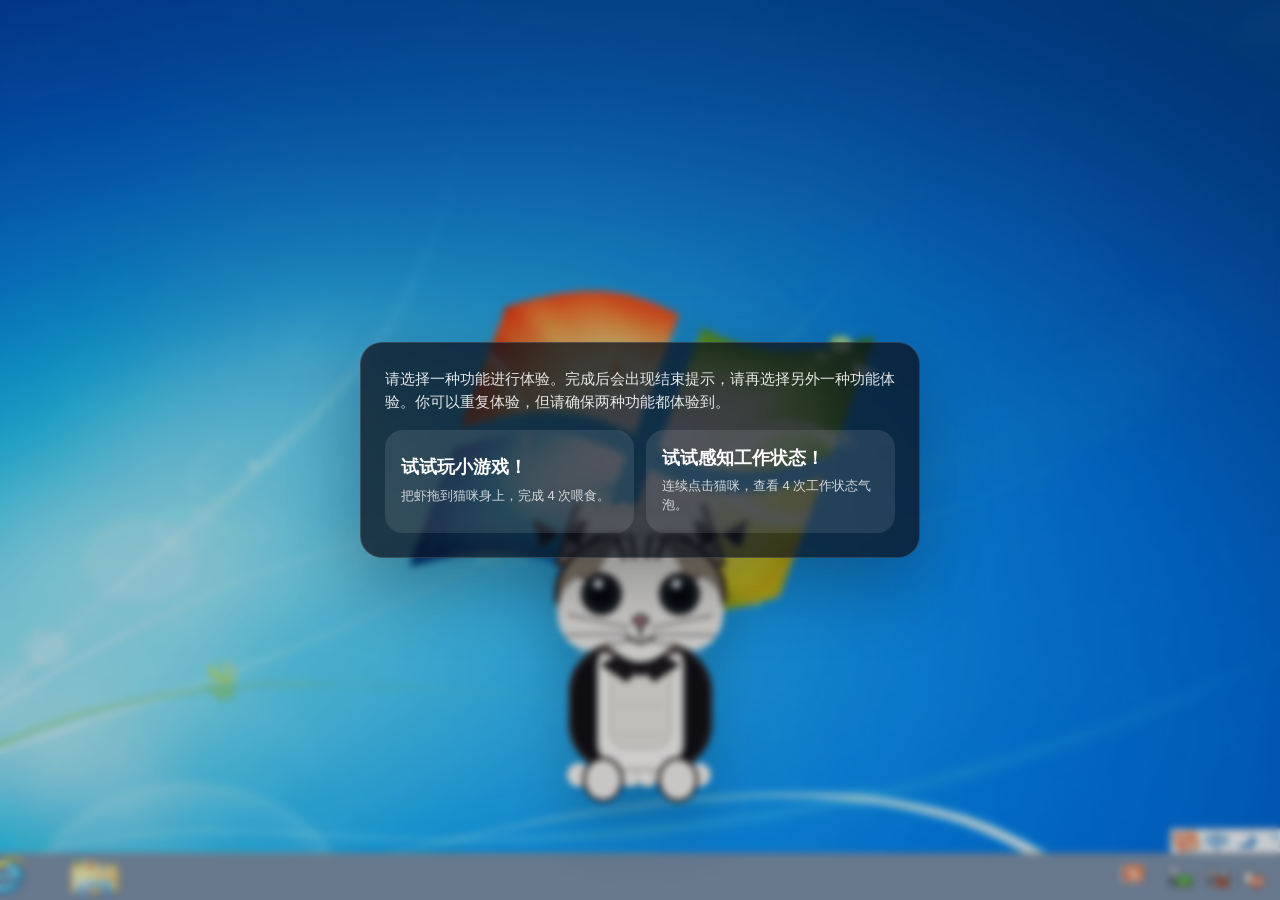
<file: index.html>
<!doctype html>
<html lang="zh-CN">
<head>
  <meta charset="utf-8" />
  <meta name="viewport" content="width=device-width, initial-scale=1" />
  <title>Maid Cat Desktop</title>
  <style>
    :root {
      --pet-w: 192px;
      --pet-h: 208px;
      --pet-scale: 1.56;
      --bubble: rgba(255, 255, 255, 0.94);
      --ink: rgba(255, 255, 255, 0.96);
      --shadow: 0 26px 60px rgba(0, 0, 0, 0.22);
    }

    * { box-sizing: border-box; }

    html, body {
      width: 100%;
      height: 100%;
      margin: 0;
      overflow: hidden;
      font-family: -apple-system, BlinkMacSystemFont, "Segoe UI", "PingFang SC", "Microsoft YaHei", sans-serif;
      user-select: none;
      background: #000;
    }

    .desktop {
      position: relative;
      width: 100%;
      height: 100%;
      overflow: hidden;
      color: var(--ink);
    }

    .wallpaper {
      position: absolute;
      inset: 0;
      width: 100%;
      height: 100%;
      object-fit: cover;
      pointer-events: none;
    }

    .chooser {
      position: absolute;
      inset: 0;
      z-index: 20;
      display: grid;
      place-items: center;
      background: rgba(6, 14, 26, 0.20);
      backdrop-filter: blur(3px);
    }

    .chooser.hidden { display: none; }

    .chooser-card {
      width: min(560px, calc(100vw - 32px));
      padding: 24px;
      border-radius: 22px;
      background: rgba(10, 16, 26, 0.74);
      border: 1px solid rgba(255, 255, 255, 0.14);
      box-shadow: 0 28px 70px rgba(0, 0, 0, 0.28);
    }

    .chooser-note {
      margin: 0 0 16px;
      color: rgba(255, 255, 255, 0.88);
      font-size: 15px;
      line-height: 1.55;
    }

    .choice-grid {
      display: grid;
      grid-template-columns: 1fr 1fr;
      gap: 12px;
    }

    .choice {
      border: 0;
      border-radius: 18px;
      padding: 18px 16px;
      background: rgba(255, 255, 255, 0.10);
      color: #fff;
      cursor: pointer;
      text-align: left;
      transition: transform 160ms ease, background 160ms ease;
    }

    .choice:hover { transform: translateY(-1px); background: rgba(255, 255, 255, 0.16); }
    .choice strong { display: block; font-size: 18px; line-height: 1.2; margin-bottom: 8px; }
    .choice span { display: block; color: rgba(255, 255, 255, 0.78); font-size: 13px; line-height: 1.45; }

    .hud {
      position: absolute;
      left: 50%;
      top: 14px;
      transform: translateX(-50%);
      z-index: 8;
      display: none;
      gap: 8px;
      align-items: center;
      flex-direction: column;
      width: min(640px, calc(100vw - 32px));
    }

    .hud.show { display: flex; }

    .counter,
    .prompt {
      padding: 7px 11px;
      border-radius: 999px;
      background: rgba(20, 24, 28, 0.32);
      border: 1px solid rgba(255, 255, 255, 0.18);
      backdrop-filter: blur(10px);
      font-size: 13px;
      font-weight: 700;
      letter-spacing: 0.02em;
      line-height: 1.3;
      text-align: center;
    }

    .prompt { max-width: min(640px, calc(100vw - 32px)); }

    .pet-zone {
      position: absolute;
      left: 50%;
      bottom: 92px;
      width: calc(var(--pet-w) * var(--pet-scale));
      height: calc(var(--pet-h) * var(--pet-scale));
      transform: translateX(-50%);
      display: grid;
      place-items: center;
      z-index: 5;
    }

    .pet-shell {
      position: absolute;
      left: 50%;
      top: 50%;
      width: var(--pet-w);
      height: var(--pet-h);
      transform: translate(-50%, -50%) scale(var(--pet-scale));
      transform-origin: center;
      filter: drop-shadow(0 18px 18px rgba(0, 0, 0, 0.22));
    }

    .pet-shell.react {
      animation: petPulse 1700ms cubic-bezier(.2,.9,.2,1) forwards;
    }

    @keyframes petPulse {
      0%   { transform: translate(-50%, -50%) scale(var(--pet-scale)); }
      25%  { transform: translate(-50%, calc(-50% - 12px)) scale(1.69); }
      62%  { transform: translate(-50%, calc(-50% - 8px)) scale(1.63); }
      100% { transform: translate(-50%, -50%) scale(var(--pet-scale)); }
    }

    .sprite {
      position: absolute;
      inset: 0;
      width: var(--pet-w);
      height: var(--pet-h);
      background-image: url("assets/spritesheet.webp");
      background-repeat: no-repeat;
      background-size: 1536px 2288px;
      image-rendering: auto;
    }

    .pet-button {
      position: absolute;
      left: 50%;
      top: 50%;
      width: 176px;
      height: 176px;
      transform: translate(-50%, -50%);
      border: 0;
      background: transparent;
      padding: 0;
      cursor: pointer;
      z-index: 6;
      touch-action: none;
      -webkit-tap-highlight-color: transparent;
      outline: none;
    }

    .bubble {
      position: absolute;
      left: 50%;
      bottom: calc(100% + 12px);
      transform: translateX(-50%) translateY(10px) scale(0.94);
      min-width: 88px;
      max-width: 340px;
      padding: 9px 14px;
      border-radius: 18px;
      background: var(--bubble);
      color: #2f2a27;
      box-shadow: var(--shadow);
      border: 1px solid rgba(0, 0, 0, 0.08);
      font-size: 14px;
      font-weight: 700;
      line-height: 1.35;
      text-align: center;
      opacity: 0;
      pointer-events: none;
      z-index: 7;
    }

    .bubble::after {
      content: "";
      position: absolute;
      left: 50%;
      bottom: -7px;
      width: 14px;
      height: 14px;
      background: var(--bubble);
      border-right: 1px solid rgba(0, 0, 0, 0.08);
      border-bottom: 1px solid rgba(0, 0, 0, 0.08);
      transform: translateX(-50%) rotate(45deg);
    }

    .bubble.show {
      animation: bubbleIn 2400ms ease forwards;
    }

    @keyframes bubbleIn {
      0%   { opacity: 0; transform: translateX(-50%) translateY(12px) scale(0.78); }
      12%  { opacity: 1; transform: translateX(-50%) translateY(0) scale(1); }
      82%  { opacity: 1; transform: translateX(-50%) translateY(-8px) scale(1); }
      100% { opacity: 0; transform: translateX(-50%) translateY(-18px) scale(0.96); }
    }

    .food {
      position: absolute;
      left: 0;
      top: 0;
      z-index: 6;
      width: 176px;
      height: 128px;
      border: 0;
      padding: 0;
      background: transparent;
      cursor: grab;
      touch-action: none;
      -webkit-tap-highlight-color: transparent;
      display: none;
    }

    .food:active { cursor: grabbing; }
    .food.dragging .food-bob { animation: none; transform: translateY(0) scale(1.02); }

    .food-bob {
      width: 100%;
      height: 100%;
      display: flex;
      flex-direction: column;
      align-items: center;
      justify-content: flex-start;
      gap: 6px;
      animation: shrimpBob 1.65s ease-in-out infinite;
      transform-origin: center;
    }

    .food-tip {
      padding: 7px 11px;
      border-radius: 999px;
      background: rgba(255, 255, 255, 0.96);
      color: #2f2a27;
      box-shadow: var(--shadow);
      border: 1px solid rgba(0, 0, 0, 0.08);
      font-size: 13px;
      font-weight: 800;
      line-height: 1;
      white-space: nowrap;
      position: relative;
    }

    .food-tip::after {
      content: "";
      position: absolute;
      left: 50%;
      bottom: -6px;
      width: 12px;
      height: 12px;
      background: rgba(255, 255, 255, 0.96);
      border-right: 1px solid rgba(0, 0, 0, 0.08);
      border-bottom: 1px solid rgba(0, 0, 0, 0.08);
      transform: translateX(-50%) rotate(45deg);
    }

    @keyframes shrimpBob {
      0%, 100% { transform: translateY(0) rotate(-4deg); }
      50% { transform: translateY(-8px) rotate(0deg); }
    }

    .shrimp-svg {
      width: 94px;
      height: 72px;
      display: block;
      filter: drop-shadow(0 7px 10px rgba(0, 0, 0, 0.18));
    }

    .spark {
      position: absolute;
      left: 50%;
      top: 50%;
      width: 9px;
      height: 9px;
      border-radius: 50%;
      background: rgba(255, 255, 255, 0.96);
      transform: translate(-50%, -50%);
      opacity: 0;
      pointer-events: none;
      z-index: 8;
    }

    @keyframes sparkFloat {
      0%   { opacity: 0; transform: translate(-50%, -50%) scale(0.6); }
      15%  { opacity: 1; }
      100% { opacity: 0; transform: translate(var(--dx), var(--dy)) scale(1.15); }
    }

    .pet-hit {
      position: absolute;
      left: 50%;
      top: 50%;
      width: 176px;
      height: 176px;
      transform: translate(-50%, -50%);
      border-radius: 50%;
      pointer-events: none;
    }

    @media (max-width: 700px) {
      .chooser-card { padding: 18px; }
      .choice-grid { grid-template-columns: 1fr; }
      .hud { top: 12px; }
      .pet-zone { bottom: 86px; transform: translateX(-50%) scale(0.92); }
      .food { width: 160px; height: 118px; }
    }
  </style>
</head>
<body>
  <div class="desktop">
    <img class="wallpaper" src="assets/win7-desktop.png" alt="" aria-hidden="true" />

    <div class="chooser" id="chooser">
      <div class="chooser-card">
        <p class="chooser-note" id="chooserNote">请选择一种进行体验。完成后会出现结束提示，请再选择另外一种体验。你可以重复体验，但请确保两种都体验到。</p>
        <div class="choice-grid">
          <button class="choice" id="feedChoice">
            <strong>试试玩小游戏！</strong>
            <span>把虾拖到猫咪身上，完成 4 次喂食。</span>
          </button>
          <button class="choice" id="statusChoice">
            <strong>试试感知工作状态！</strong>
            <span>连续点击猫咪，查看 4 次工作状态气泡。</span>
          </button>
        </div>
      </div>
    </div>

    <div class="hud" id="hud">
      <div class="counter" id="counter">第 1 / 4 轮互动</div>
      <div class="prompt" id="prompt"></div>
    </div>

    <div class="scene" id="scene">
      <button class="food" id="food" aria-label="拖拽虾">
        <span class="food-bob">
          <span class="food-tip">拖这个虾到猫咪</span>
          <svg class="shrimp-svg" viewBox="0 0 94 72" aria-hidden="true">
            <defs>
              <linearGradient id="shrimpBody" x1="0" y1="0" x2="0" y2="1">
                <stop offset="0%" stop-color="#ffd28b" />
                <stop offset="45%" stop-color="#ffb156" />
                <stop offset="100%" stop-color="#e9852a" />
              </linearGradient>
              <linearGradient id="shrimpTail" x1="0" y1="0" x2="1" y2="1">
                <stop offset="0%" stop-color="#ff9f4f" />
                <stop offset="100%" stop-color="#d46d1e" />
              </linearGradient>
            </defs>
            <ellipse cx="40" cy="36" rx="26" ry="18" fill="url(#shrimpBody)" stroke="rgba(255,255,255,0.22)" stroke-width="2" />
            <path d="M60 24 C74 18, 82 23, 86 34 C82 45, 74 50, 60 46 Z" fill="url(#shrimpTail)" />
            <path d="M63 26 L84 18 L78 33 Z" fill="#f08f3a" />
            <path d="M63 44 L84 52 L78 37 Z" fill="#cc6819" />
            <path d="M15 31 C26 22, 37 20, 49 23" fill="none" stroke="rgba(255,255,255,0.32)" stroke-width="3" stroke-linecap="round" />
            <path d="M14 40 C26 32, 37 31, 49 35" fill="none" stroke="rgba(255,255,255,0.24)" stroke-width="3" stroke-linecap="round" />
            <circle cx="24" cy="30" r="2.4" fill="#40352c" />
            <circle cx="20" cy="30" r="2.4" fill="#40352c" />
            <path d="M15 29 C10 21, 8 16, 6 11" fill="none" stroke="#b97a3d" stroke-width="2" stroke-linecap="round" />
            <path d="M13 31 C7 29, 3 29, 0 27" fill="none" stroke="#b97a3d" stroke-width="2" stroke-linecap="round" />
            <path d="M15 33 C10 37, 8 41, 6 46" fill="none" stroke="#b97a3d" stroke-width="2" stroke-linecap="round" />
          </svg>
        </span>
      </button>

      <div class="pet-zone" id="petZone">
        <div class="bubble" id="bubble"></div>
        <div class="pet-shell" id="petShell">
          <div class="sprite" id="sprite"></div>
        </div>
        <button class="pet-button" id="petButton" aria-label="点击宠物"></button>
        <div class="pet-hit" id="petHit" aria-hidden="true"></div>
      </div>
    </div>
  </div>

  <script src="app.js" defer></script>
</body>
</html>
</file>
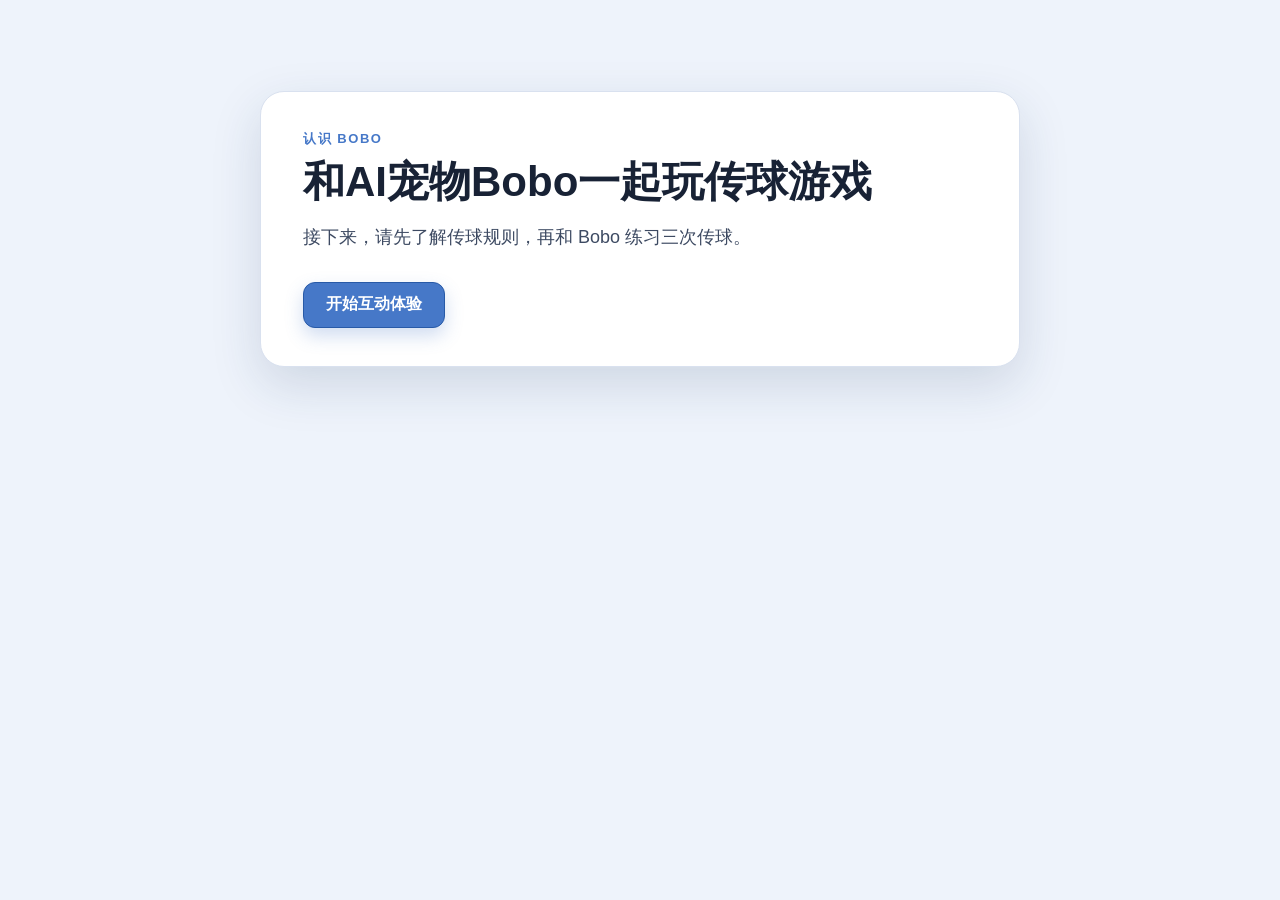
<file: study2/index.html>
<!doctype html>
<html lang="zh-CN">
<head>
  <meta charset="utf-8">
  <meta name="viewport" content="width=device-width, initial-scale=1">
  <meta name="description" content="AI 桌宠传球合作实验二互动原型">
  <title>传球合作体验 · 实验二</title>
  <link rel="stylesheet" href="style.css?v=10">
</head>
<body data-page="interaction">
  <main class="app-shell"><section id="app" aria-live="polite"></section></main>
  <script src="app.js?v=14" defer></script>
</body>
</html>
</file>
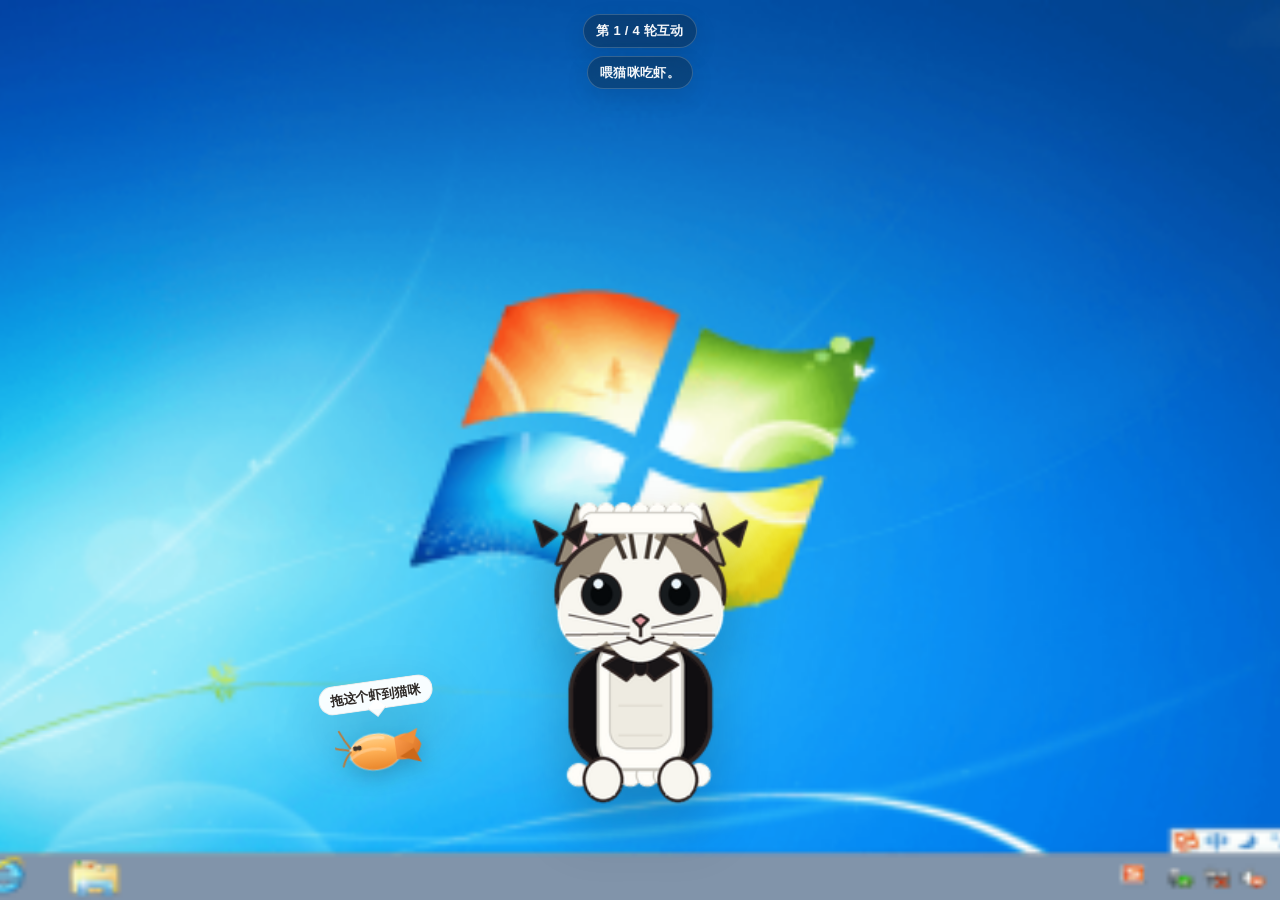
<file: feed-baseline.html>
<!doctype html>
<html lang="zh-CN">
<head>
  <meta charset="utf-8" />
  <meta name="viewport" content="width=device-width, initial-scale=1" />
  <title>AI Pet 喂食互动体验</title>
  <link rel="stylesheet" href="failure-experiment.css" />
</head>
<body data-mode="feed" data-stage="baseline">
  <div class="desktop">
    <img class="wallpaper" src="assets/win7-desktop.png" alt="" aria-hidden="true" />
    <div class="round-dialog" id="roundDialog" role="dialog" aria-modal="true" aria-labelledby="roundDialogTitle">
      <div class="round-dialog-card">
        <p class="round-dialog-title" id="roundDialogTitle">进入下一轮互动</p>
        <p class="round-dialog-note" id="roundDialogNote"></p>
        <button class="round-dialog-button" id="roundDialogButton">进入下一轮</button>
      </div>
    </div>
    <div class="hud">
      <div class="counter" id="counter">第 1 / 4 轮互动</div>
      <div class="prompt" id="prompt"></div>
    </div>
    <div class="scene" id="scene">
      <button class="food" id="food" aria-label="拖拽虾到猫咪">
        <span class="food-bob">
          <span class="food-tip">拖这个虾到猫咪</span>
          <svg class="shrimp-svg" viewBox="0 0 94 72" aria-hidden="true">
            <defs>
              <linearGradient id="shrimpBody" x1="0" y1="0" x2="0" y2="1"><stop offset="0%" stop-color="#ffd28b" /><stop offset="45%" stop-color="#ffb156" /><stop offset="100%" stop-color="#e9852a" /></linearGradient>
              <linearGradient id="shrimpTail" x1="0" y1="0" x2="1" y2="1"><stop offset="0%" stop-color="#ff9f4f" /><stop offset="100%" stop-color="#d46d1e" /></linearGradient>
            </defs>
            <ellipse cx="40" cy="36" rx="26" ry="18" fill="url(#shrimpBody)" stroke="rgba(255,255,255,0.22)" stroke-width="2" />
            <path d="M60 24 C74 18, 82 23, 86 34 C82 45, 74 50, 60 46 Z" fill="url(#shrimpTail)" />
            <path d="M63 26 L84 18 L78 33 Z" fill="#f08f3a" />
            <path d="M63 44 L84 52 L78 37 Z" fill="#cc6819" />
            <path d="M15 31 C26 22, 37 20, 49 23" fill="none" stroke="rgba(255,255,255,0.32)" stroke-width="3" stroke-linecap="round" />
            <path d="M14 40 C26 32, 37 31, 49 35" fill="none" stroke="rgba(255,255,255,0.24)" stroke-width="3" stroke-linecap="round" />
            <circle cx="24" cy="30" r="2.4" fill="#40352c" /><circle cx="20" cy="30" r="2.4" fill="#40352c" />
            <path d="M15 29 C10 21, 8 16, 6 11" fill="none" stroke="#b97a3d" stroke-width="2" stroke-linecap="round" />
            <path d="M13 31 C7 29, 3 29, 0 27" fill="none" stroke="#b97a3d" stroke-width="2" stroke-linecap="round" />
            <path d="M15 33 C10 37, 8 41, 6 46" fill="none" stroke="#b97a3d" stroke-width="2" stroke-linecap="round" />
          </svg>
        </span>
      </button>
      <div class="pet-zone">
        <div class="bubble" id="bubble"></div>
        <div class="pet-shell" id="petShell"><div class="sprite" id="sprite"></div></div>
        <button class="pet-button" id="petButton" aria-label="点击宠物"></button>
        <div class="pet-hit" aria-hidden="true"></div>
      </div>
    </div>
  </div>
  <script src="failure-experiment.js?v=20260917-baseline" defer></script>
</body>
</html>
</file>
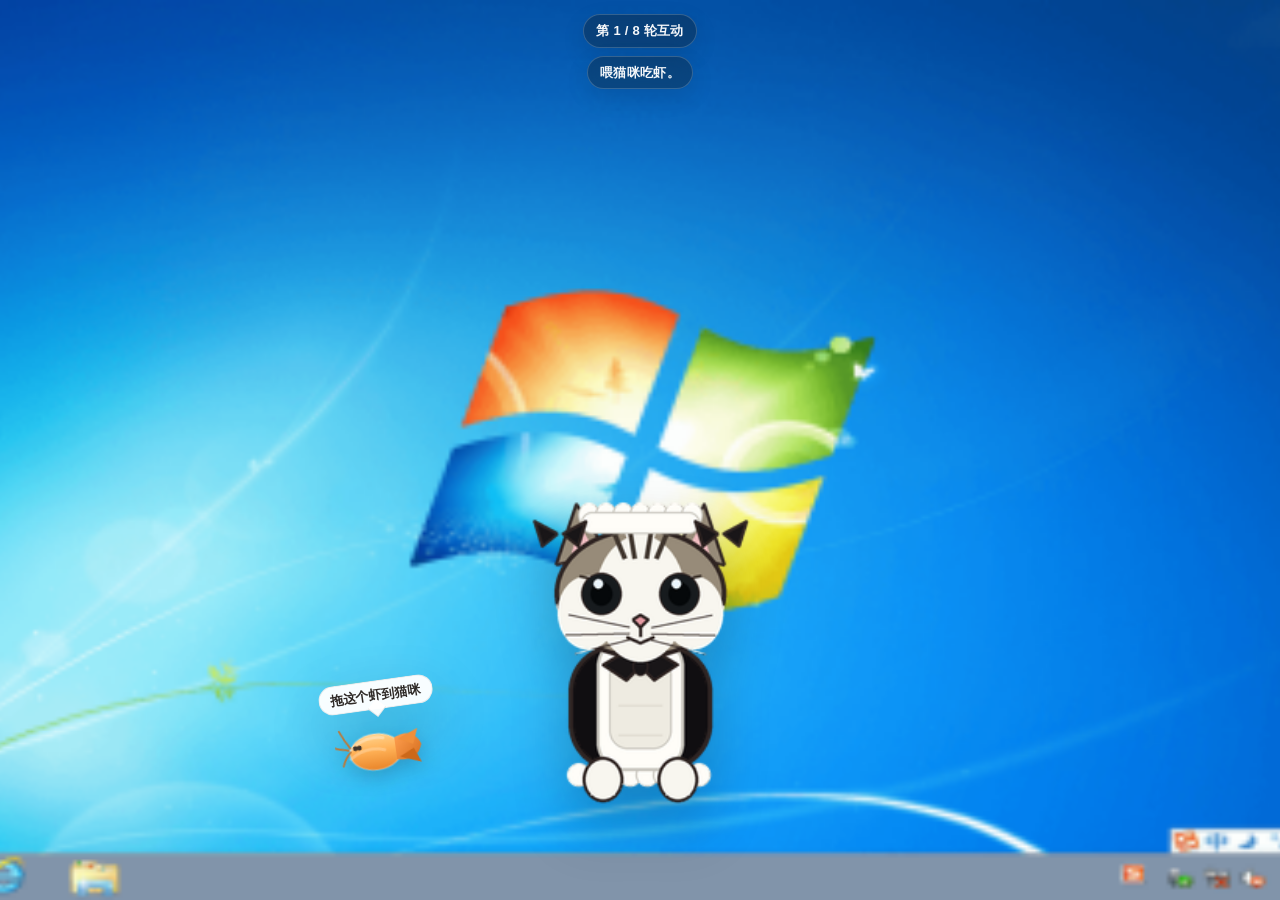
<file: feed-high-failure.html>
<!doctype html>
<html lang="zh-CN">
<head>
  <meta charset="utf-8" />
  <meta name="viewport" content="width=device-width, initial-scale=1" />
  <title>AI Pet 喂食互动</title>
  <link rel="stylesheet" href="failure-experiment.css" />
</head>
<body data-mode="feed" data-failure="high">
  <div class="desktop">
    <img class="wallpaper" src="assets/win7-desktop.png" alt="" aria-hidden="true" />
    <div class="round-dialog" id="roundDialog" role="dialog" aria-modal="true" aria-labelledby="roundDialogTitle">
      <div class="round-dialog-card">
        <p class="round-dialog-title" id="roundDialogTitle">进入下一轮互动</p>
        <p class="round-dialog-note" id="roundDialogNote"></p>
        <button class="round-dialog-button" id="roundDialogButton">进入下一轮</button>
      </div>
    </div>
    <div class="hud">
      <div class="counter" id="counter">第 1 / 8 轮互动</div>
      <div class="prompt" id="prompt"></div>
    </div>
    <div class="scene" id="scene">
      <button class="food" id="food" aria-label="拖拽虾到猫咪">
        <span class="food-bob">
          <span class="food-tip">拖这个虾到猫咪</span>
          <svg class="shrimp-svg" viewBox="0 0 94 72" aria-hidden="true">
            <defs>
              <linearGradient id="shrimpBody" x1="0" y1="0" x2="0" y2="1"><stop offset="0%" stop-color="#ffd28b" /><stop offset="45%" stop-color="#ffb156" /><stop offset="100%" stop-color="#e9852a" /></linearGradient>
              <linearGradient id="shrimpTail" x1="0" y1="0" x2="1" y2="1"><stop offset="0%" stop-color="#ff9f4f" /><stop offset="100%" stop-color="#d46d1e" /></linearGradient>
            </defs>
            <ellipse cx="40" cy="36" rx="26" ry="18" fill="url(#shrimpBody)" stroke="rgba(255,255,255,0.22)" stroke-width="2" /><path d="M60 24 C74 18, 82 23, 86 34 C82 45, 74 50, 60 46 Z" fill="url(#shrimpTail)" /><path d="M63 26 L84 18 L78 33 Z" fill="#f08f3a" /><path d="M63 44 L84 52 L78 37 Z" fill="#cc6819" /><path d="M15 31 C26 22, 37 20, 49 23" fill="none" stroke="rgba(255,255,255,0.32)" stroke-width="3" stroke-linecap="round" /><path d="M14 40 C26 32, 37 31, 49 35" fill="none" stroke="rgba(255,255,255,0.24)" stroke-width="3" stroke-linecap="round" /><circle cx="24" cy="30" r="2.4" fill="#40352c" /><circle cx="20" cy="30" r="2.4" fill="#40352c" /><path d="M15 29 C10 21, 8 16, 6 11" fill="none" stroke="#b97a3d" stroke-width="2" stroke-linecap="round" /><path d="M13 31 C7 29, 3 29, 0 27" fill="none" stroke="#b97a3d" stroke-width="2" stroke-linecap="round" /><path d="M15 33 C10 37, 8 41, 6 46" fill="none" stroke="#b97a3d" stroke-width="2" stroke-linecap="round" />
          </svg>
        </span>
      </button>
      <div class="pet-zone"><div class="bubble" id="bubble"></div><div class="pet-shell" id="petShell"><div class="sprite" id="sprite"></div></div><button class="pet-button" id="petButton" aria-label="点击宠物"></button><div class="pet-hit" aria-hidden="true"></div></div>
    </div>
  </div>
  <script src="failure-experiment.js?v=20260819-end-text-dialog" defer></script>
</body>
</html>
</file>
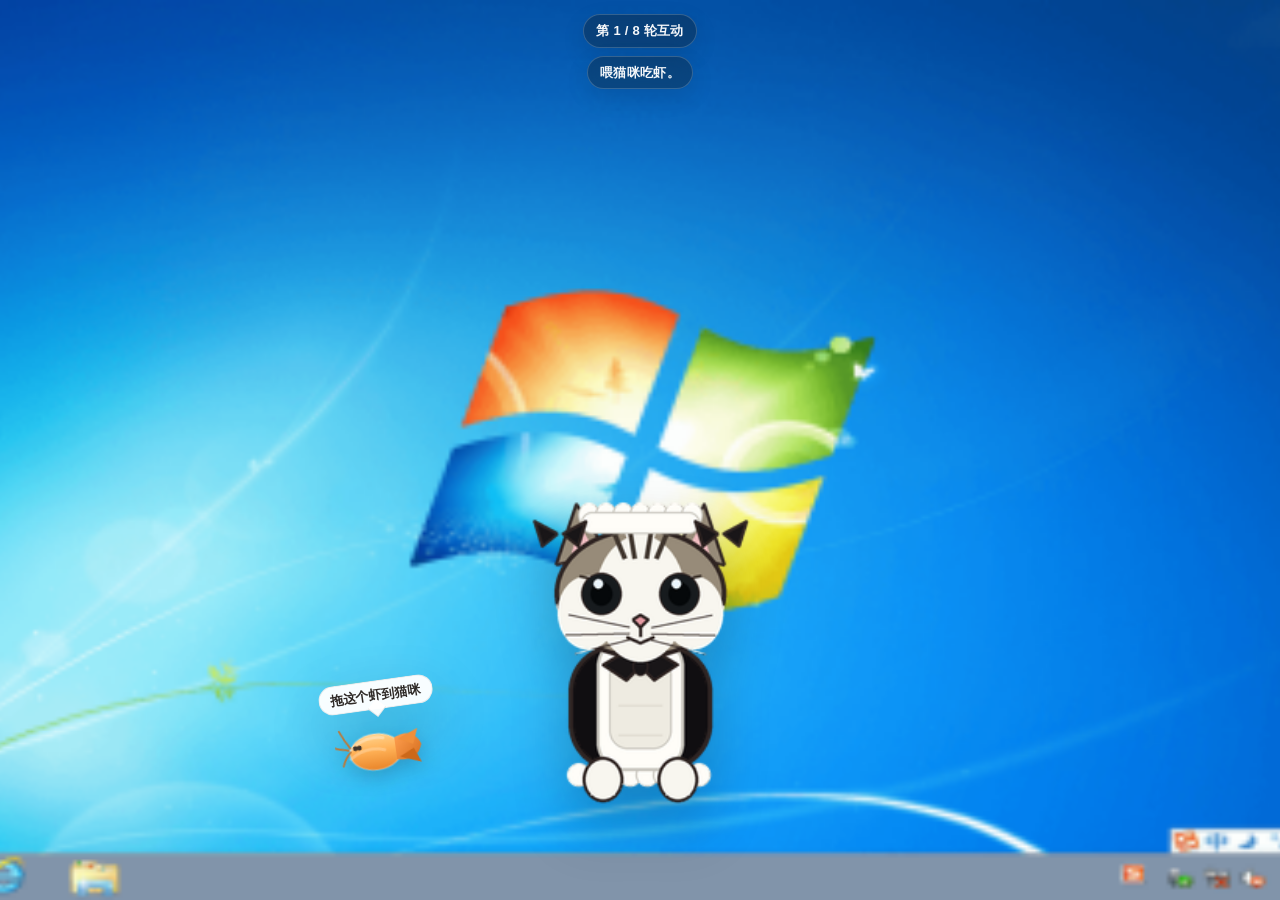
<file: feed-low-failure.html>
<!doctype html>
<html lang="zh-CN">
<head>
  <meta charset="utf-8" />
  <meta name="viewport" content="width=device-width, initial-scale=1" />
  <title>AI Pet 喂食互动</title>
  <link rel="stylesheet" href="failure-experiment.css" />
</head>
<body data-mode="feed" data-failure="low">
  <div class="desktop">
    <img class="wallpaper" src="assets/win7-desktop.png" alt="" aria-hidden="true" />
    <div class="round-dialog" id="roundDialog" role="dialog" aria-modal="true" aria-labelledby="roundDialogTitle">
      <div class="round-dialog-card">
        <p class="round-dialog-title" id="roundDialogTitle">进入下一轮互动</p>
        <p class="round-dialog-note" id="roundDialogNote"></p>
        <button class="round-dialog-button" id="roundDialogButton">进入下一轮</button>
      </div>
    </div>
    <div class="hud">
      <div class="counter" id="counter">第 1 / 8 轮互动</div>
      <div class="prompt" id="prompt"></div>
    </div>
    <div class="scene" id="scene">
      <button class="food" id="food" aria-label="拖拽虾到猫咪">
        <span class="food-bob">
          <span class="food-tip">拖这个虾到猫咪</span>
          <svg class="shrimp-svg" viewBox="0 0 94 72" aria-hidden="true">
            <defs>
              <linearGradient id="shrimpBody" x1="0" y1="0" x2="0" y2="1">
                <stop offset="0%" stop-color="#ffd28b" />
                <stop offset="45%" stop-color="#ffb156" />
                <stop offset="100%" stop-color="#e9852a" />
              </linearGradient>
              <linearGradient id="shrimpTail" x1="0" y1="0" x2="1" y2="1">
                <stop offset="0%" stop-color="#ff9f4f" />
                <stop offset="100%" stop-color="#d46d1e" />
              </linearGradient>
            </defs>
            <ellipse cx="40" cy="36" rx="26" ry="18" fill="url(#shrimpBody)" stroke="rgba(255,255,255,0.22)" stroke-width="2" />
            <path d="M60 24 C74 18, 82 23, 86 34 C82 45, 74 50, 60 46 Z" fill="url(#shrimpTail)" />
            <path d="M63 26 L84 18 L78 33 Z" fill="#f08f3a" />
            <path d="M63 44 L84 52 L78 37 Z" fill="#cc6819" />
            <path d="M15 31 C26 22, 37 20, 49 23" fill="none" stroke="rgba(255,255,255,0.32)" stroke-width="3" stroke-linecap="round" />
            <path d="M14 40 C26 32, 37 31, 49 35" fill="none" stroke="rgba(255,255,255,0.24)" stroke-width="3" stroke-linecap="round" />
            <circle cx="24" cy="30" r="2.4" fill="#40352c" />
            <circle cx="20" cy="30" r="2.4" fill="#40352c" />
            <path d="M15 29 C10 21, 8 16, 6 11" fill="none" stroke="#b97a3d" stroke-width="2" stroke-linecap="round" />
            <path d="M13 31 C7 29, 3 29, 0 27" fill="none" stroke="#b97a3d" stroke-width="2" stroke-linecap="round" />
            <path d="M15 33 C10 37, 8 41, 6 46" fill="none" stroke="#b97a3d" stroke-width="2" stroke-linecap="round" />
          </svg>
        </span>
      </button>
      <div class="pet-zone">
        <div class="bubble" id="bubble"></div>
        <div class="pet-shell" id="petShell"><div class="sprite" id="sprite"></div></div>
        <button class="pet-button" id="petButton" aria-label="点击宠物"></button>
        <div class="pet-hit" aria-hidden="true"></div>
      </div>
    </div>
  </div>
  <script src="failure-experiment.js?v=20260819-end-text-dialog" defer></script>
</body>
</html>
</file>
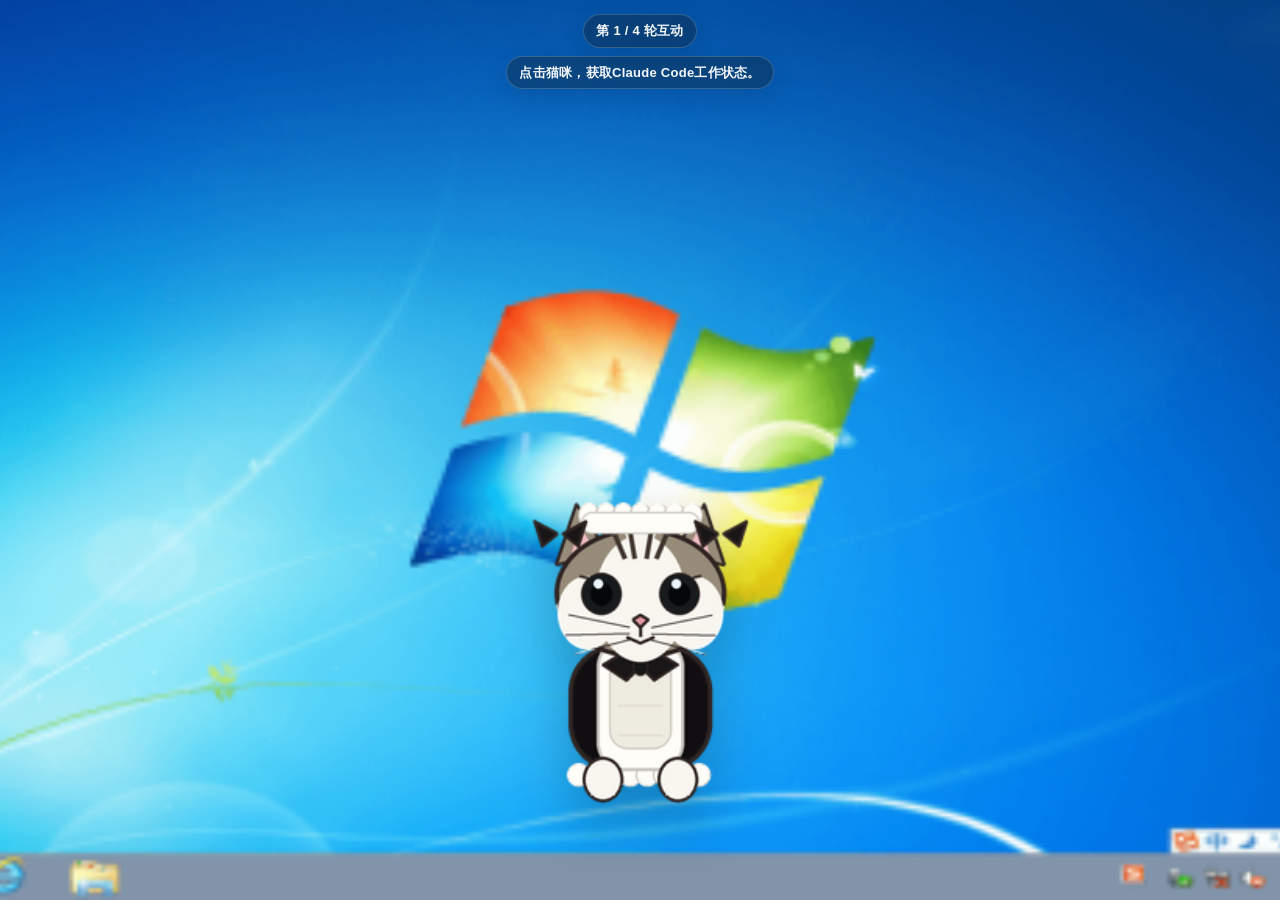
<file: status-baseline.html>
<!doctype html>
<html lang="zh-CN">
<head>
  <meta charset="utf-8" />
  <meta name="viewport" content="width=device-width, initial-scale=1" />
  <title>AI Pet 工作状态互动体验</title>
  <link rel="stylesheet" href="failure-experiment.css" />
</head>
<body data-mode="status" data-stage="baseline">
  <div class="desktop">
    <img class="wallpaper" src="assets/win7-desktop.png" alt="" aria-hidden="true" />
    <div class="round-dialog" id="roundDialog" role="dialog" aria-modal="true" aria-labelledby="roundDialogTitle">
      <div class="round-dialog-card">
        <p class="round-dialog-title" id="roundDialogTitle">进入下一轮互动</p>
        <p class="round-dialog-note" id="roundDialogNote"></p>
        <button class="round-dialog-button" id="roundDialogButton">进入下一轮</button>
      </div>
    </div>
    <div class="hud">
      <div class="counter" id="counter">第 1 / 4 轮互动</div>
      <div class="prompt" id="prompt"></div>
    </div>
    <div class="scene" id="scene">
      <div class="pet-zone">
        <div class="bubble" id="bubble"></div>
        <div class="pet-shell" id="petShell"><div class="sprite" id="sprite"></div></div>
        <button class="pet-button" id="petButton" aria-label="点击宠物"></button>
        <div class="pet-hit" aria-hidden="true"></div>
      </div>
      <button class="food hidden" id="food" aria-hidden="true" tabindex="-1"></button>
    </div>
  </div>
  <script src="failure-experiment.js?v=20260917-baseline" defer></script>
</body>
</html>
</file>
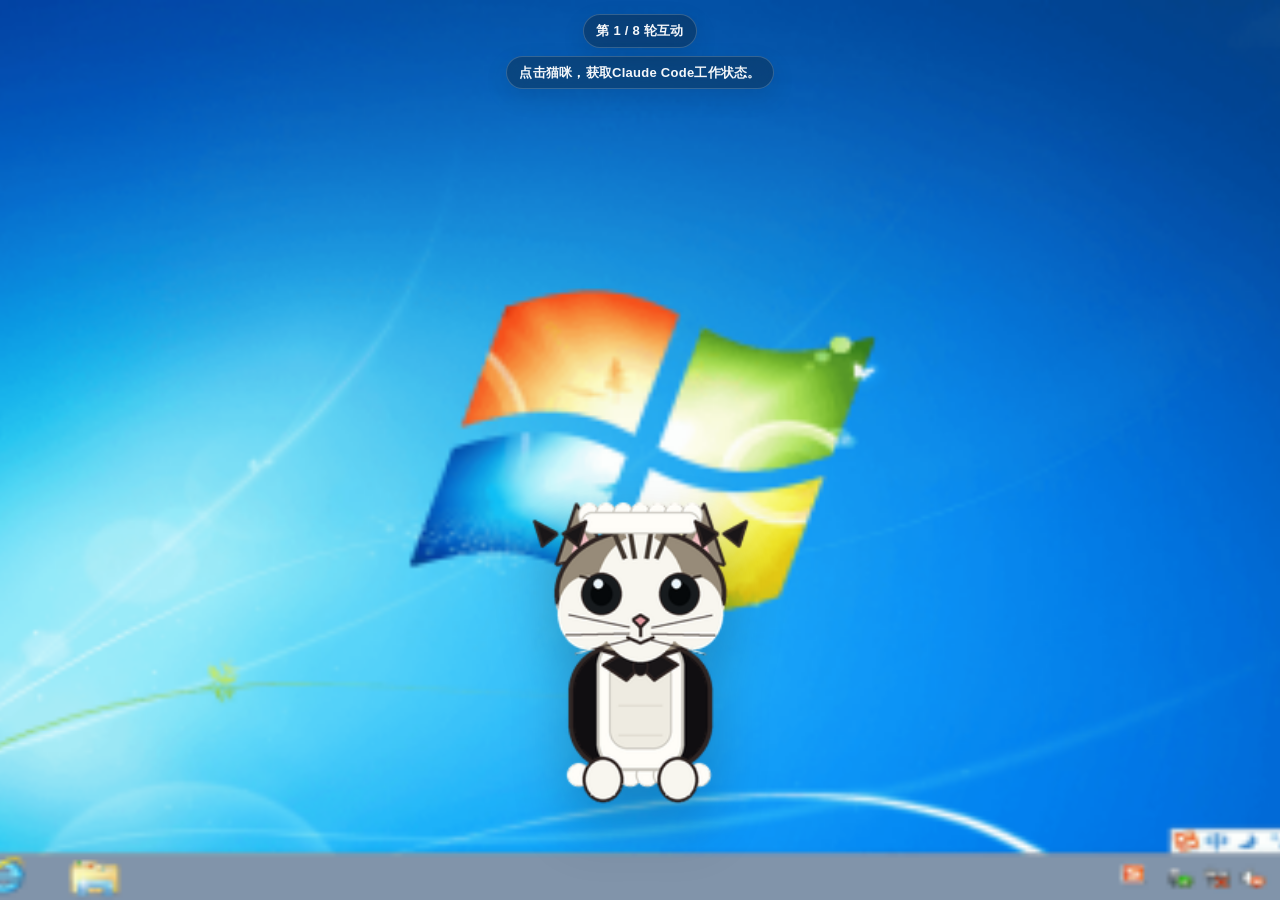
<file: status-high-failure.html>
<!doctype html>
<html lang="zh-CN">
<head>
  <meta charset="utf-8" />
  <meta name="viewport" content="width=device-width, initial-scale=1" />
  <title>AI Pet 工作状态互动</title>
  <link rel="stylesheet" href="failure-experiment.css" />
</head>
<body data-mode="status" data-failure="high">
  <div class="desktop">
    <img class="wallpaper" src="assets/win7-desktop.png" alt="" aria-hidden="true" />
    <div class="round-dialog" id="roundDialog" role="dialog" aria-modal="true" aria-labelledby="roundDialogTitle">
      <div class="round-dialog-card">
        <p class="round-dialog-title" id="roundDialogTitle">进入下一轮互动</p>
        <p class="round-dialog-note" id="roundDialogNote"></p>
        <button class="round-dialog-button" id="roundDialogButton">进入下一轮</button>
      </div>
    </div>
    <div class="hud"><div class="counter" id="counter">第 1 / 8 轮互动</div><div class="prompt" id="prompt"></div></div>
    <div class="scene" id="scene">
      <div class="pet-zone">
        <div class="bubble" id="bubble"></div>
        <div class="pet-shell" id="petShell"><div class="sprite" id="sprite"></div></div>
        <button class="pet-button" id="petButton" aria-label="点击宠物"></button>
        <div class="pet-hit" aria-hidden="true"></div>
      </div>
      <button class="food hidden" id="food" aria-hidden="true" tabindex="-1"></button>
    </div>
  </div>
  <script src="failure-experiment.js?v=20260819-end-text-dialog" defer></script>
</body>
</html>
</file>
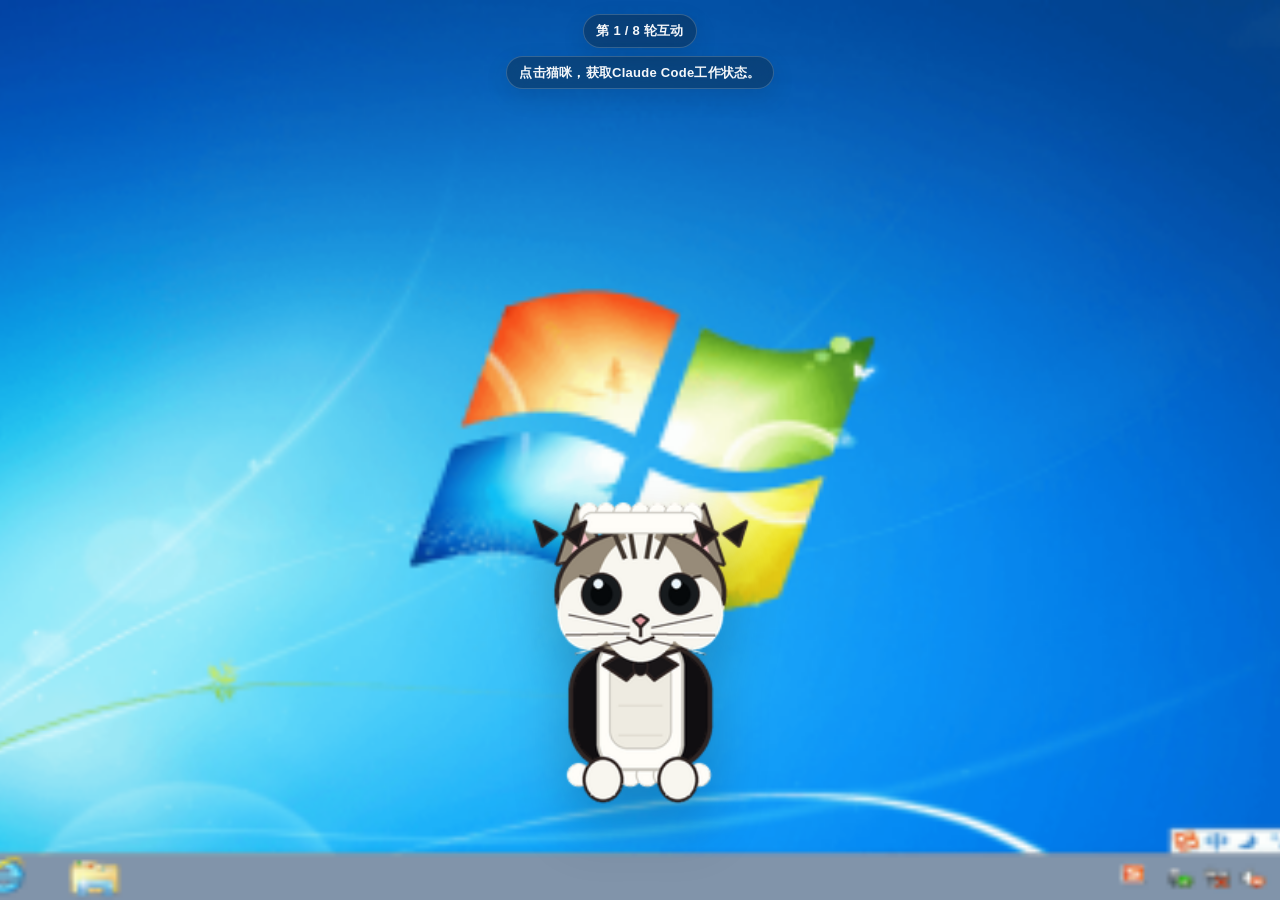
<file: status-low-failure.html>
<!doctype html>
<html lang="zh-CN">
<head>
  <meta charset="utf-8" />
  <meta name="viewport" content="width=device-width, initial-scale=1" />
  <title>AI Pet 工作状态互动</title>
  <link rel="stylesheet" href="failure-experiment.css" />
</head>
<body data-mode="status" data-failure="low">
  <div class="desktop">
    <img class="wallpaper" src="assets/win7-desktop.png" alt="" aria-hidden="true" />
    <div class="round-dialog" id="roundDialog" role="dialog" aria-modal="true" aria-labelledby="roundDialogTitle">
      <div class="round-dialog-card">
        <p class="round-dialog-title" id="roundDialogTitle">进入下一轮互动</p>
        <p class="round-dialog-note" id="roundDialogNote"></p>
        <button class="round-dialog-button" id="roundDialogButton">进入下一轮</button>
      </div>
    </div>
    <div class="hud"><div class="counter" id="counter">第 1 / 8 轮互动</div><div class="prompt" id="prompt"></div></div>
    <div class="scene" id="scene">
      <div class="pet-zone">
        <div class="bubble" id="bubble"></div>
        <div class="pet-shell" id="petShell"><div class="sprite" id="sprite"></div></div>
        <button class="pet-button" id="petButton" aria-label="点击宠物"></button>
        <div class="pet-hit" aria-hidden="true"></div>
      </div>
      <button class="food hidden" id="food" aria-hidden="true" tabindex="-1"></button>
    </div>
  </div>
  <script src="failure-experiment.js?v=20260819-end-text-dialog" defer></script>
</body>
</html>
</file>
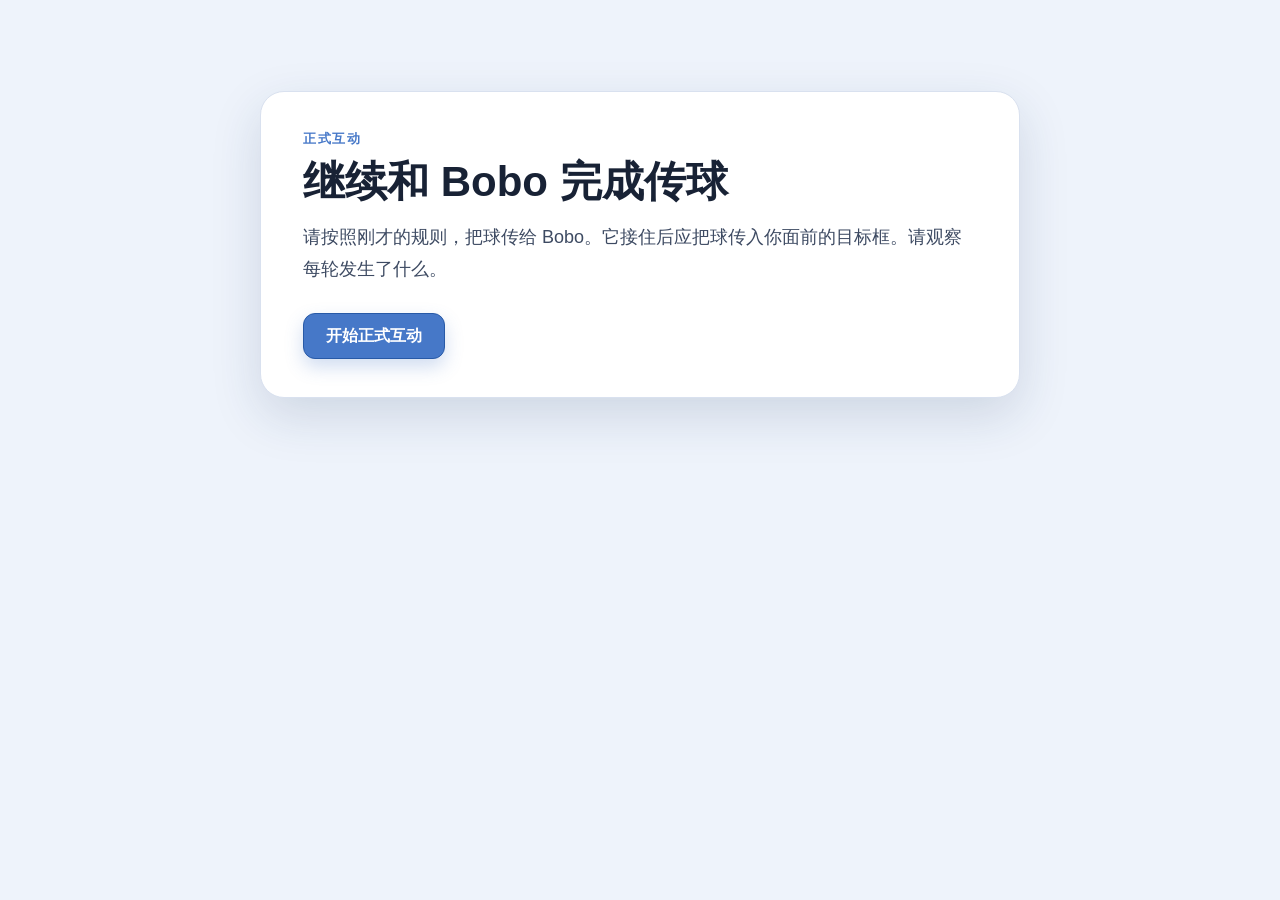
<file: study2/formal-g0.html>
<!doctype html>
<html lang="zh-CN">
<head>
  <meta charset="utf-8">
  <meta name="viewport" content="width=device-width, initial-scale=1">
  <meta name="description" content="AI 桌宠传球合作实验二正式互动页">
  <title>正式传球任务 · 实验二</title>
  <link rel="stylesheet" href="style.css?v=10">
</head>
<body data-page="formal" data-group="G0">
  <main class="app-shell"><section id="app" aria-live="polite"></section></main>
  <script src="app.js?v=14" defer></script>
</body>
</html>
</file>
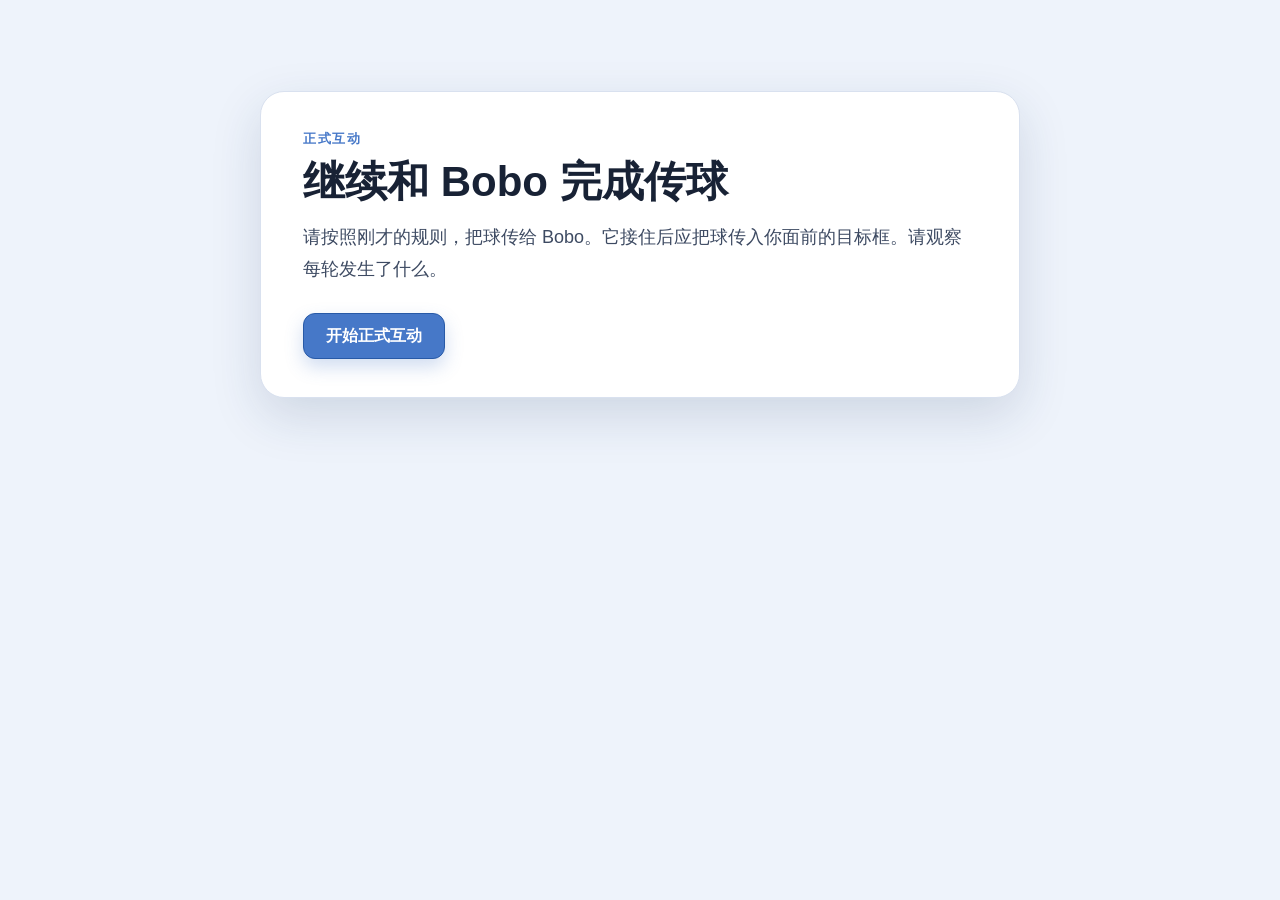
<file: study2/formal-g1.html>
<!doctype html>
<html lang="zh-CN">
<head>
  <meta charset="utf-8">
  <meta name="viewport" content="width=device-width, initial-scale=1">
  <meta name="description" content="AI 桌宠传球合作实验二正式互动页">
  <title>正式传球任务 · 实验二</title>
  <link rel="stylesheet" href="style.css?v=10">
</head>
<body data-page="formal" data-group="G1">
  <main class="app-shell"><section id="app" aria-live="polite"></section></main>
  <script src="app.js?v=14" defer></script>
</body>
</html>
</file>
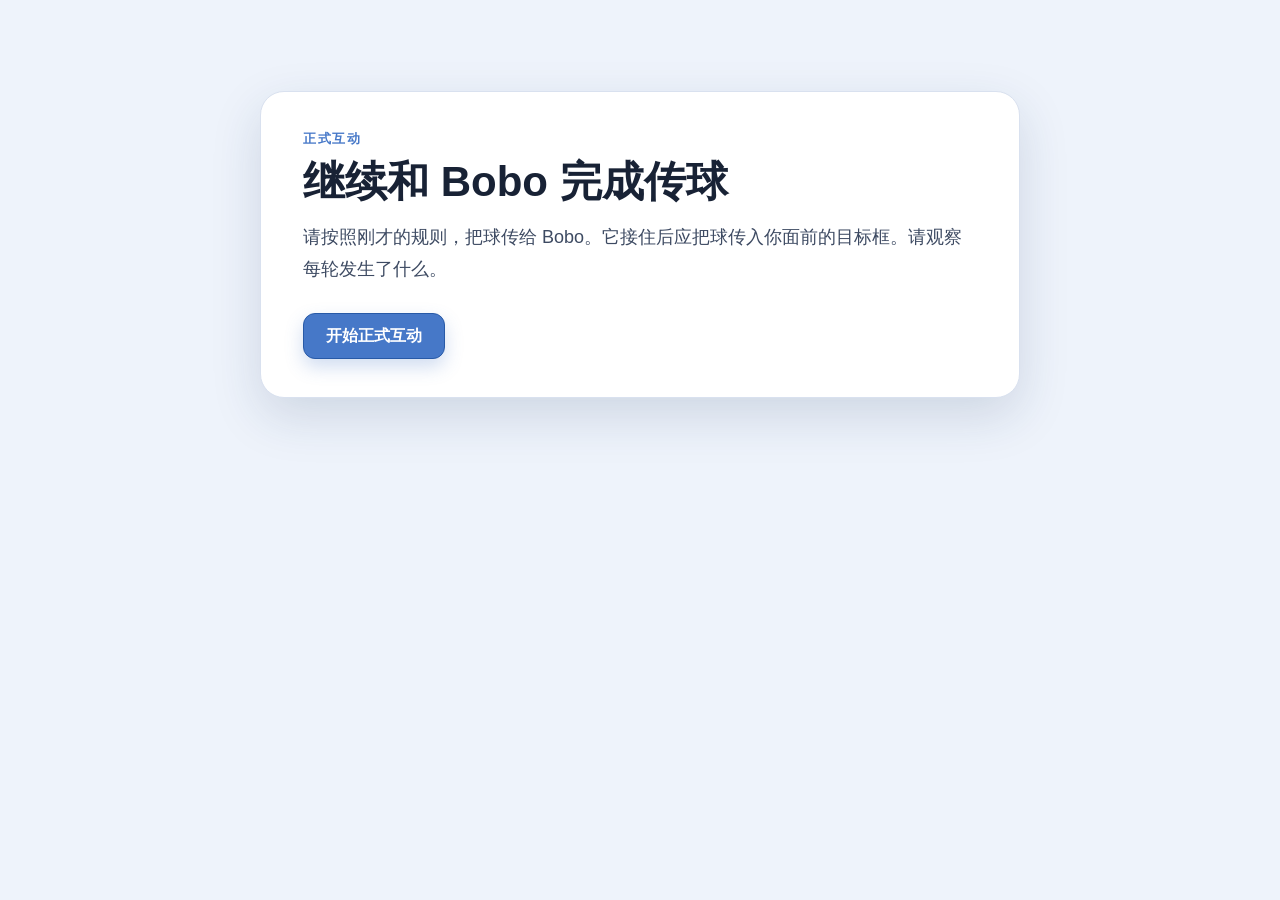
<file: study2/formal-g2.html>
<!doctype html>
<html lang="zh-CN">
<head>
  <meta charset="utf-8">
  <meta name="viewport" content="width=device-width, initial-scale=1">
  <meta name="description" content="AI 桌宠传球合作实验二正式互动页">
  <title>正式传球任务 · 实验二</title>
  <link rel="stylesheet" href="style.css?v=10">
</head>
<body data-page="formal" data-group="G2">
  <main class="app-shell"><section id="app" aria-live="polite"></section></main>
  <script src="app.js?v=14" defer></script>
</body>
</html>
</file>
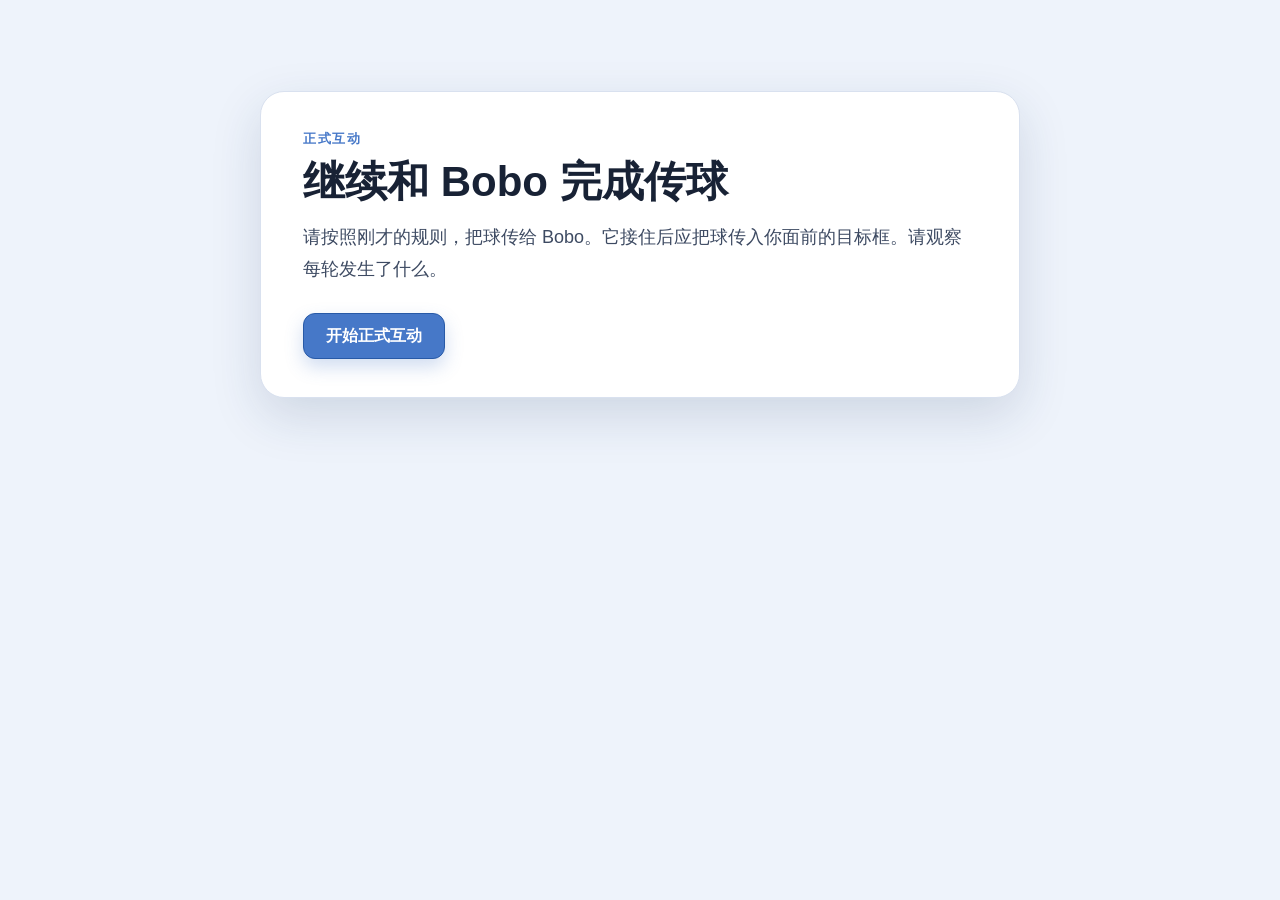
<file: study2/formal-g3.html>
<!doctype html>
<html lang="zh-CN">
<head>
  <meta charset="utf-8">
  <meta name="viewport" content="width=device-width, initial-scale=1">
  <meta name="description" content="AI 桌宠传球合作实验二正式互动页">
  <title>正式传球任务 · 实验二</title>
  <link rel="stylesheet" href="style.css?v=10">
</head>
<body data-page="formal" data-group="G3">
  <main class="app-shell"><section id="app" aria-live="polite"></section></main>
  <script src="app.js?v=14" defer></script>
</body>
</html>
</file>
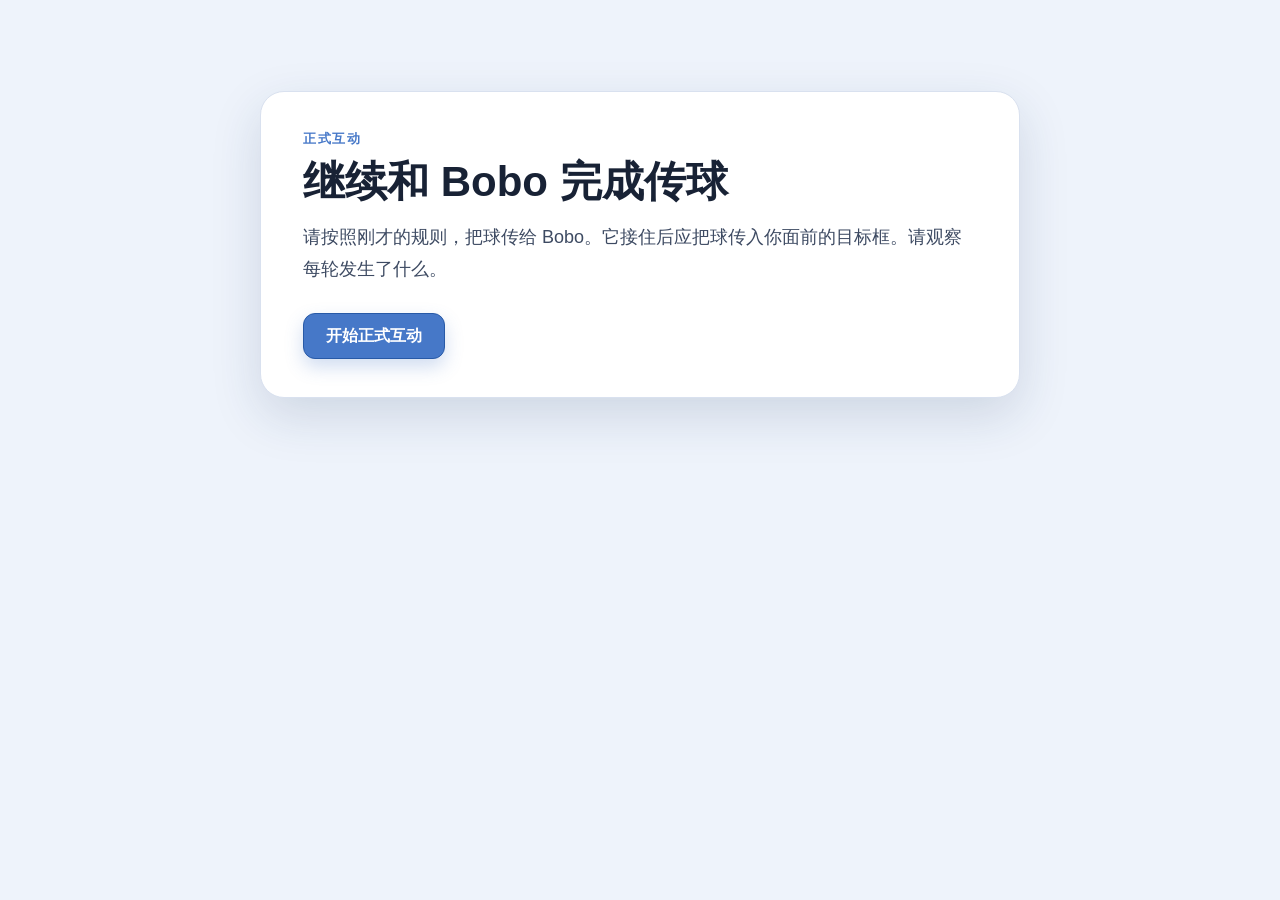
<file: study2/formal-g4.html>
<!doctype html>
<html lang="zh-CN">
<head>
  <meta charset="utf-8">
  <meta name="viewport" content="width=device-width, initial-scale=1">
  <meta name="description" content="AI 桌宠传球合作实验二正式互动页">
  <title>正式传球任务 · 实验二</title>
  <link rel="stylesheet" href="style.css?v=10">
</head>
<body data-page="formal" data-group="G4">
  <main class="app-shell"><section id="app" aria-live="polite"></section></main>
  <script src="app.js?v=14" defer></script>
</body>
</html>
</file>
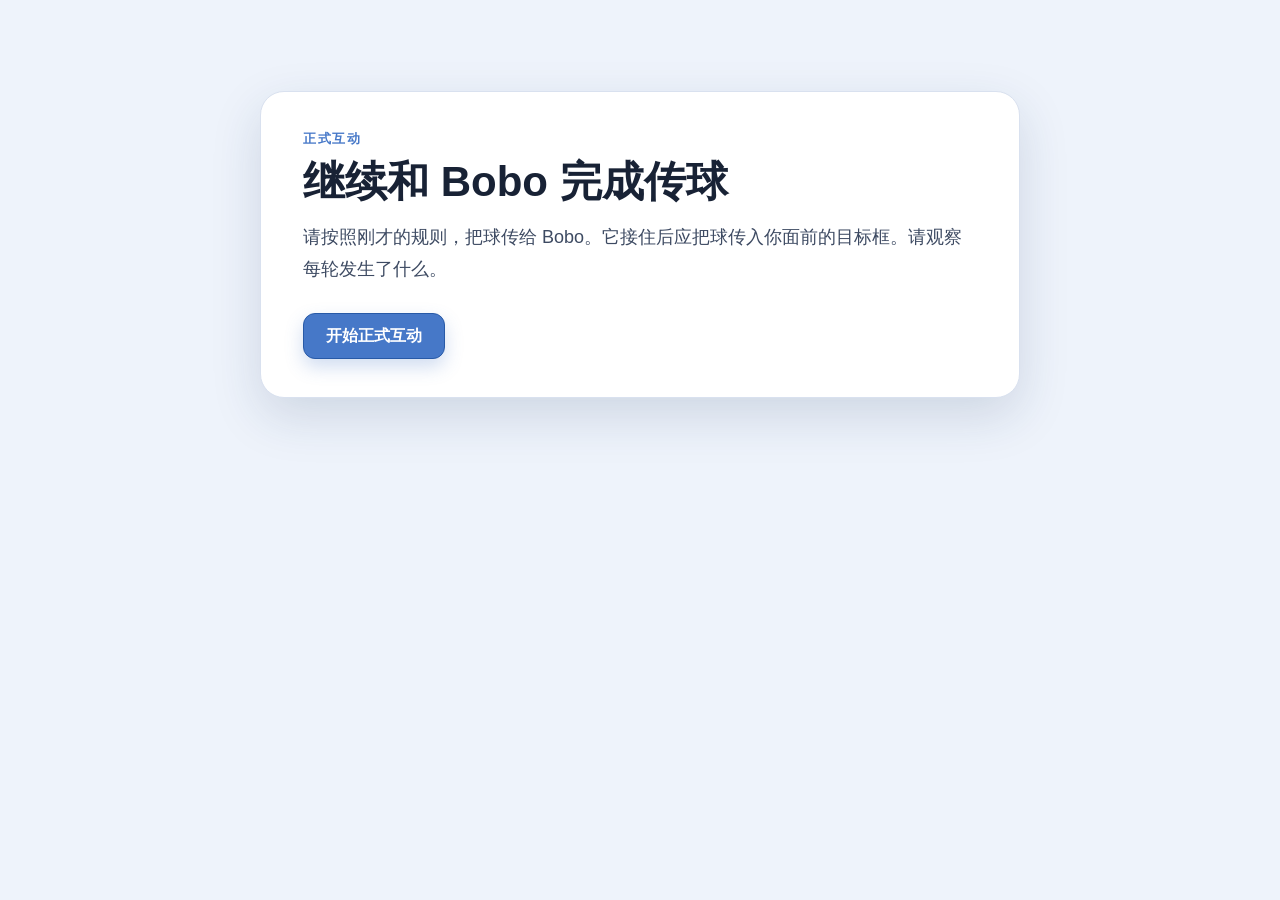
<file: study2/formal.html>
<!doctype html>
<html lang="zh-CN">
<head>
  <meta charset="utf-8">
  <meta name="viewport" content="width=device-width, initial-scale=1">
  <meta name="description" content="AI 桌宠传球合作实验二正式互动页">
  <title>正式传球任务 · 实验二</title>
  <link rel="stylesheet" href="style.css?v=10">
</head>
<body data-page="formal">
  <main class="app-shell"><section id="app" aria-live="polite"></section></main>
  <script src="app.js?v=14" defer></script>
</body>
</html>
</file>
<file: study2/style.css>
:root {
  --ink: #182235;
  --muted: #667085;
  --blue: #4678c8;
  --blue-dark: #285aa7;
  --blue-soft: #eaf2ff;
  --green: #8bd34b;
  --orange: #ffbd19;
  --border: #d9e1ef;
  --shadow: 0 18px 50px rgba(28, 52, 91, .15);
}

* { box-sizing: border-box; }
html, body { min-height: 100%; margin: 0; }
body {
  background: #eef3fb;
  color: var(--ink);
  font-family: -apple-system, BlinkMacSystemFont, "Segoe UI", "PingFang SC", "Microsoft YaHei", sans-serif;
}
button { font: inherit; cursor: pointer; }
button:disabled { cursor: default; }

.app-shell { min-height: 100vh; padding: 28px 18px 42px; }
#app { width: min(1080px, 100%); margin: 0 auto; }
h1, h2, h3, p { margin-top: 0; }

.intro-card, .end-card {
  border: 1px solid var(--border);
  background: #fff;
  box-shadow: var(--shadow);
}
.intro-card, .end-card {
  width: min(760px, 100%);
  margin: 7vh auto 0;
  padding: 38px 42px;
  border-radius: 24px;
}
.eyebrow {
  display: block;
  margin: 0 0 10px;
  color: var(--blue);
  font-size: 13px;
  font-weight: 800;
  letter-spacing: .12em;
  text-transform: uppercase;
}
h1 { margin-bottom: 16px; font-size: clamp(28px, 5vw, 42px); line-height: 1.15; }
h2 { margin-bottom: 12px; font-size: clamp(24px, 4vw, 34px); line-height: 1.2; }
.intro-card p, .end-card p { color: #3d4a62; font-size: 16px; line-height: 1.8; }
.intro-card .eyebrow, .end-card .eyebrow { color: var(--blue); font-size: 13px; line-height: 1.4; }
.intro-card .lead, .end-card .lead { font-size: 18px; line-height: 1.75; }
.actions { display: flex; flex-wrap: wrap; align-items: center; gap: 10px; margin-top: 28px; }

.btn {
  min-height: 46px;
  border-radius: 12px;
  padding: 10px 22px;
  font-weight: 800;
  transition: transform 140ms ease, box-shadow 140ms ease, background 140ms ease;
}
.btn.primary {
  border: 1px solid var(--blue-dark);
  background: var(--blue);
  color: #fff;
  box-shadow: 0 8px 18px rgba(70, 120, 200, .25);
}
.btn.secondary { border: 1px solid var(--border); background: #fff; color: var(--blue-dark); }
.btn:hover:not(:disabled) { transform: translateY(-1px); }
.btn:disabled { opacity: .55; }
.btn:focus-visible, .choice:focus-visible, .round-dialog:focus-visible { outline: 3px solid #a9c7ff; outline-offset: 3px; }

.experience { width: 100%; }
.game-header {
  display: flex;
  align-items: center;
  justify-content: space-between;
  gap: 16px;
  margin: 0 0 16px;
  color: #344054;
}
.round-label { font-size: 18px; font-weight: 850; }
.phase-label {
  border-radius: 999px;
  padding: 7px 12px;
  background: var(--blue-soft);
  color: var(--blue-dark);
  font-size: 13px;
  font-weight: 800;
  white-space: nowrap;
}

.game-stage {
  position: relative;
  width: 100%;
  height: clamp(500px, 68vh, 620px);
  overflow: hidden;
  isolation: isolate;
  border: 5px solid #376ab9;
  border-radius: 8px;
  background: #05070b;
  box-shadow: var(--shadow);
}
.game-stage::before {
  content: "";
  position: absolute;
  inset: 0;
  background: radial-gradient(circle at 50% 42%, rgba(70, 120, 200, .12), transparent 45%);
  pointer-events: none;
}
.basket {
  position: absolute;
  top: 30px;
  display: grid;
  width: 142px;
  height: 142px;
  place-items: center;
  border: 3px solid #376ab9;
  border-radius: 50%;
  transition: transform 220ms ease, box-shadow 220ms ease;
}
.basket.left { left: 9%; }
.basket.right { right: 9%; }
.basket.green { background: var(--green); }
.basket.orange { background: var(--orange); }
.basket.target { box-shadow: 0 0 0 5px rgba(255, 255, 255, .16), 0 0 30px rgba(139, 211, 75, .55); }
.basket.other { opacity: .98; }
.basket.received { animation: basketReceive 700ms ease; }
@keyframes basketReceive {
  0%, 100% { transform: scale(1); }
  35% { transform: scale(1.08); }
  70% { transform: scale(.96); }
}
.goal-label {
  position: absolute;
  top: 184px;
  width: 180px;
  color: #e2e9f4;
  font-size: 14px;
  font-weight: 700;
  line-height: 1.45;
  text-align: center;
  text-shadow: 0 1px 3px rgba(0, 0, 0, .8);
}
.goal-label.left { left: calc(9% - 19px); }
.goal-label.right { right: calc(9% - 19px); }

.dog-wrap {
  position: absolute;
  z-index: 3;
  top: 50%;
  left: 50%;
  width: 210px;
  height: 270px;
  transform: translate(-50%, -42%);
}
.bobo {
  display: block;
  width: 100%;
  height: 100%;
  overflow: visible;
  filter: drop-shadow(0 12px 10px rgba(0, 0, 0, .3));
}
.dog-body { transform-origin: 105px 194px; animation: dogIdle 3s ease-in-out infinite; }
.dog-eyes { transform-origin: 105px 99px; animation: dogBlink 5s infinite; }
.dog-shadow { transform-origin: 105px 241px; animation: dogShadow 3s ease-in-out infinite; }
.dog-paw-left, .dog-paw-right { transform-box: view-box; }
.dog-paw-left { transform-origin: 52px 169px; }
.dog-paw-right { transform-origin: 158px 169px; }
.dog-wrap.ready .dog-body { animation: dogReady 560ms ease-in-out infinite; }
.dog-wrap.catching .dog-body { animation: dogCatch 540ms ease-out both; }
.dog-wrap.throw-left .dog-body { animation: dogThrowLeft 920ms ease-in-out both; }
.dog-wrap.throw-right .dog-body { animation: dogThrowRight 920ms ease-in-out both; }
.dog-wrap.throw-left .dog-paw-left { animation: pawThrowLeft 920ms ease-in-out both; }
.dog-wrap.throw-right .dog-paw-right { animation: pawThrowRight 920ms ease-in-out both; }
.dog-wrap.happy .dog-body { animation: dogHappy 720ms ease-in-out both; }
.dog-wrap.sad .dog-body { animation: dogSad 720ms ease-out both; }
@keyframes dogIdle {
  0%, 100% { transform: translateY(0) rotate(-1deg) scale(1); }
  50% { transform: translateY(-6px) rotate(1deg) scale(1.02); }
}
@keyframes dogBlink {
  0%, 39%, 41%, 100% { transform: scaleY(1); }
  40% { transform: scaleY(.08); }
}
@keyframes dogShadow {
  0%, 100% { transform: scaleX(1); opacity: .7; }
  50% { transform: scaleX(.87); opacity: .45; }
}
@keyframes dogReady {
  0%, 100% { transform: translateY(-3px) rotate(-2deg); }
  50% { transform: translateY(-10px) rotate(2deg) scale(1.03); }
}
@keyframes dogCatch {
  0% { transform: translateY(0) scale(1); }
  25% { transform: translateY(7px) scale(.96, 1.02); }
  58% { transform: translateY(-23px) scale(1.05); }
  100% { transform: translateY(0) scale(1); }
}
@keyframes dogThrowLeft {
  0%, 100% { transform: translateX(0) rotate(0); }
  25% { transform: translateX(8px) rotate(5deg); }
  62% { transform: translateX(-11px) rotate(-9deg); }
}
@keyframes dogThrowRight {
  0%, 100% { transform: translateX(0) rotate(0); }
  25% { transform: translateX(-8px) rotate(-5deg); }
  62% { transform: translateX(11px) rotate(9deg); }
}
@keyframes pawThrowLeft {
  0%, 100% { transform: rotate(0); }
  58% { transform: rotate(-25deg); }
}
@keyframes pawThrowRight {
  0%, 100% { transform: rotate(0); }
  58% { transform: rotate(25deg); }
}
@keyframes dogHappy {
  0%, 100% { transform: translateY(0) rotate(0); }
  38% { transform: translateY(-19px) rotate(-5deg); }
  72% { transform: translateY(-4px) rotate(5deg); }
}
@keyframes dogSad {
  0% { transform: translateY(0) rotate(0); }
  45% { transform: translateY(11px) rotate(-4deg); }
  100% { transform: translateY(8px) rotate(0); }
}

.person {
  position: absolute;
  z-index: 2;
  bottom: 138px;
  width: 58px;
  height: 58px;
  border: 4px solid #fff;
  border-radius: 50%;
  background: radial-gradient(circle at 50% 70%, #f4ceab 0 61%, #563e35 62% 100%);
  box-shadow: 0 7px 16px rgba(0, 0, 0, .35);
}
.person::before {
  content: "";
  position: absolute;
  z-index: -1;
  top: 43px;
  left: 50%;
  width: 51px;
  height: 66px;
  transform: translateX(-50%);
  border: 3px solid #dce7f8;
  border-radius: 19px 19px 9px 9px;
  background: #4e7fc9;
}
.person.left { left: 5%; }
.person.right { right: 5%; }
.person-label {
  position: absolute;
  bottom: 210px;
  width: 120px;
  color: #f5f8ff;
  font-size: 14px;
  font-weight: 700;
  text-align: center;
  white-space: nowrap;
}
.person-label.left { left: calc(5% - 31px); }
.person-label.right { right: calc(5% - 31px); }
.person.throwing { transform-origin: 50% 100%; animation: personThrow 620ms ease-out; }
@keyframes personThrow {
  0%, 100% { transform: rotate(0) translateX(0); }
  35% { transform: rotate(-12deg) translateX(-5px); }
  70% { transform: rotate(11deg) translateX(7px); }
}

.ball {
  position: absolute;
  z-index: 5;
  top: 0;
  left: 0;
  width: 25px;
  height: 25px;
  border: 2px solid rgba(255, 255, 255, .9);
  border-radius: 50%;
  background: #df6d3e;
  box-shadow: 0 4px 10px rgba(0, 0, 0, .35);
}
.game-actions { position: absolute; z-index: 7; bottom: 18px; left: 50%; transform: translateX(-50%); }
.game-actions .pass-button {
  min-width: 188px;
  min-height: 44px;
  border: 2px solid #2c5da9;
  border-radius: 7px;
  padding: 7px 18px;
  background: #4e7fc9;
  color: #fff;
  font-size: 18px;
  font-weight: 800;
  white-space: nowrap;
  box-shadow: 0 5px 0 #244d8e;
}
.game-actions .pass-button:active:not(:disabled) { transform: translateY(2px); box-shadow: 0 3px 0 #244d8e; }
.game-hint { margin: 16px auto 0; color: #667085; font-size: 14px; line-height: 1.6; text-align: center; }

.round-dialog {
  width: min(620px, calc(100% - 36px));
  max-height: calc(100vh - 36px);
  max-height: calc(100dvh - 36px);
  margin: auto;
  padding: 30px;
  overflow: auto;
  border: 1px solid var(--border);
  border-radius: 22px;
  background: #fff;
  color: var(--ink);
  box-shadow: 0 28px 80px rgba(12, 27, 51, .28);
}
.round-dialog::backdrop { background: rgba(10, 21, 39, .55); backdrop-filter: blur(5px); }
.round-dialog.result-only { width: min(560px, calc(100% - 36px)); text-align: center; }
.round-dialog.result-only .modal-actions { justify-content: center; }
.round-dialog .result-message { margin: 20px 0 0; color: #344054; font-size: 18px; font-weight: 700; line-height: 1.6; }
.round-dialog.result-only .result-message { font-size: 22px; font-weight: 800; }
.round-dialog .modal-actions { margin-top: 22px; }
.round-dialog .eyebrow { margin-bottom: 8px; }
.round-dialog h2 { margin-bottom: 0; }
.repair-message {
  margin: 20px 0;
  padding: 19px 22px;
  border: 1px solid #cbdaf1;
  border-radius: 14px;
  background: #f5f8ff;
  color: #344054;
  font-size: 16px;
  line-height: 1.75;
}
.repair-message strong { display: block; margin-bottom: 6px; color: var(--blue-dark); font-size: 13px; }
#repairChoices { display: grid; gap: 10px; }
.choice {
  display: flex;
  align-items: flex-start;
  gap: 11px;
  width: 100%;
  padding: 15px 17px;
  border: 1px solid #c9d4e5;
  border-radius: 12px;
  background: #fff;
  color: #344054;
  font-size: 15px;
  line-height: 1.55;
  text-align: left;
  transition: border-color 150ms ease, background 150ms ease, box-shadow 150ms ease;
}
@media (hover: hover) {
  .choice:hover { border-color: #9bb8e7; background: #f9fbff; }
}
.choice.selected, .choice[aria-pressed="true"] {
  border-color: var(--blue);
  background: var(--blue-soft);
  box-shadow: 0 3px 12px rgba(70, 120, 200, .1);
}
.choice b {
  display: inline-grid;
  flex: 0 0 26px;
  height: 26px;
  place-items: center;
  border-radius: 7px;
  background: var(--blue-soft);
  color: var(--blue-dark);
  font-size: 13px;
}
#repairChoices { margin-top: 18px; }

@media (max-width: 760px) {
  .game-stage { height: 530px; }
  .basket { top: 24px; width: 112px; height: 112px; }
  .basket.left { left: 6%; }
  .basket.right { right: 6%; }
  .goal-label { top: 147px; width: 142px; font-size: 12px; }
  .goal-label.left { left: calc(6% - 15px); }
  .goal-label.right { right: calc(6% - 15px); }
  .dog-wrap { width: 174px; height: 224px; }
  .person { bottom: 123px; width: 52px; height: 52px; }
  .person::before { top: 38px; width: 46px; height: 58px; }
  .person-label { bottom: 188px; width: 110px; font-size: 12px; }
  .person-label.left { left: calc(5% - 29px); }
  .person-label.right { right: calc(5% - 29px); }
}
@media (max-width: 520px) {
  .app-shell { padding: 18px 12px 30px; }
  .intro-card, .end-card { margin-top: 4vh; padding: 26px 22px; }
  .intro-card p, .end-card p { font-size: 15px; }
  .game-header { align-items: flex-start; gap: 8px; }
  .round-label { font-size: 16px; }
  .phase-label { padding: 6px 9px; font-size: 11px; }
  .game-stage { height: 470px; border-width: 4px; }
  .basket { top: 20px; width: 82px; height: 82px; }
  .basket.left { left: 4%; }
  .basket.right { right: 4%; }
  .goal-label { top: 113px; width: 112px; font-size: 11px; }
  .goal-label.left { left: calc(4% - 15px); }
  .goal-label.right { right: calc(4% - 15px); }
  .dog-wrap { top: 52%; width: 128px; height: 165px; transform: translate(-50%, -40%); }
  .person { bottom: 106px; width: 42px; height: 42px; border-width: 3px; }
  .person::before { top: 31px; width: 37px; height: 47px; border-width: 2px; }
  .person.left { left: 4%; }
  .person.right { right: 4%; }
  .person-label { bottom: 161px; width: 84px; font-size: 11px; }
  .person-label.left { left: calc(4% - 21px); }
  .person-label.right { right: calc(4% - 21px); }
  .ball { width: 20px; height: 20px; }
  .game-actions { bottom: 17px; }
  .game-actions .pass-button { min-width: 166px; min-height: 42px; font-size: 16px; }
  .game-hint { font-size: 13px; }
  .round-dialog { width: calc(100% - 24px); padding: 24px 20px; }
  .round-dialog.result-only { width: calc(100% - 24px); }
  .round-dialog .result-message { font-size: 16px; }
  .round-dialog.result-only .result-message { font-size: 19px; }
  .repair-message { padding: 16px; font-size: 15px; }
  .choice { font-size: 14px; }
}
@media (max-width: 365px) {
  .basket { width: 74px; height: 74px; }
  .goal-label { top: 104px; width: 102px; font-size: 10px; }
  .goal-label.left { left: calc(4% - 14px); }
  .goal-label.right { right: calc(4% - 14px); }
  .dog-wrap { width: 118px; height: 152px; }
}
@media (prefers-reduced-motion: reduce) {
  .btn, .basket, .choice { transition: none; }
  .dog-body, .dog-eyes, .dog-shadow, .dog-paw-left, .dog-paw-right, .person.throwing { animation: none !important; }
  .basket.received { animation-duration: 1ms; }
}
</file>
<file: failure-experiment.css>
:root {
  --pet-w: 192px;
  --pet-h: 208px;
  --pet-scale: 1.56;
  --bubble: rgba(255, 255, 255, 0.95);
  --ink: rgba(255, 255, 255, 0.96);
  --shadow: 0 26px 60px rgba(0, 0, 0, 0.22);
}

* { box-sizing: border-box; }

html,
body {
  width: 100%;
  height: 100%;
  margin: 0;
  overflow: hidden;
  font-family: -apple-system, BlinkMacSystemFont, "Segoe UI", "PingFang SC", "Microsoft YaHei", sans-serif;
  user-select: none;
  background: #000;
}

button { font: inherit; }

.desktop {
  position: relative;
  width: 100%;
  height: 100%;
  overflow: hidden;
  color: var(--ink);
}

.wallpaper {
  position: absolute;
  inset: 0;
  width: 100%;
  height: 100%;
  object-fit: cover;
  pointer-events: none;
}

.round-dialog {
  position: absolute;
  inset: 0;
  z-index: 20;
  display: none;
  place-items: center;
  background: rgba(6, 14, 26, 0.24);
  backdrop-filter: blur(3px);
}

.round-dialog.show { display: grid; }

.round-dialog-card {
  width: min(390px, calc(100vw - 32px));
  padding: 24px;
  border: 1px solid rgba(255, 255, 255, 0.16);
  border-radius: 20px;
  background: rgba(10, 16, 26, 0.82);
  box-shadow: 0 28px 70px rgba(0, 0, 0, 0.28);
  text-align: center;
}

.round-dialog-title {
  margin: 0 0 9px;
  color: #fff;
  font-size: 20px;
  font-weight: 800;
}

.round-dialog-note {
  margin: 0 0 20px;
  color: rgba(255, 255, 255, 0.82);
  font-size: 14px;
  line-height: 1.55;
}

.round-dialog-button {
  min-width: 136px;
  border: 0;
  border-radius: 999px;
  padding: 10px 18px;
  background: rgba(255, 255, 255, 0.94);
  color: #253142;
  cursor: pointer;
  font-size: 14px;
  font-weight: 800;
}

.round-dialog-button:hover { background: #fff; }

.hud {
  position: absolute;
  left: 50%;
  top: 14px;
  transform: translateX(-50%);
  z-index: 10;
  display: flex;
  align-items: center;
  flex-direction: column;
  gap: 8px;
  width: min(680px, calc(100vw - 32px));
}

.counter,
.prompt {
  padding: 7px 12px;
  border: 1px solid rgba(255, 255, 255, 0.18);
  border-radius: 999px;
  background: rgba(20, 24, 28, 0.34);
  box-shadow: 0 8px 24px rgba(0, 0, 0, 0.10);
  backdrop-filter: blur(10px);
  font-size: 13px;
  font-weight: 700;
  letter-spacing: 0.02em;
  line-height: 1.35;
  text-align: center;
}

.prompt { max-width: min(680px, calc(100vw - 32px)); }

.scene {
  position: absolute;
  inset: 0;
  z-index: 1;
}

.pet-zone {
  position: absolute;
  left: 50%;
  bottom: 92px;
  width: calc(var(--pet-w) * var(--pet-scale));
  height: calc(var(--pet-h) * var(--pet-scale));
  transform: translateX(-50%);
  display: grid;
  place-items: center;
  z-index: 5;
}

.pet-shell {
  position: absolute;
  left: 50%;
  top: 50%;
  width: var(--pet-w);
  height: var(--pet-h);
  transform: translate(-50%, -50%) scale(var(--pet-scale));
  transform-origin: center;
  filter: drop-shadow(0 18px 18px rgba(0, 0, 0, 0.22));
}

.pet-shell.react {
  animation: petPulse 1700ms cubic-bezier(.2, .9, .2, 1) forwards;
}

@keyframes petPulse {
  0% { transform: translate(-50%, -50%) scale(var(--pet-scale)); }
  25% { transform: translate(-50%, calc(-50% - 12px)) scale(1.69); }
  62% { transform: translate(-50%, calc(-50% - 8px)) scale(1.63); }
  100% { transform: translate(-50%, -50%) scale(var(--pet-scale)); }
}

.sprite {
  position: absolute;
  inset: 0;
  width: var(--pet-w);
  height: var(--pet-h);
  background-image: url("assets/spritesheet.webp");
  background-repeat: no-repeat;
  background-size: 1536px 2288px;
  image-rendering: auto;
}

.pet-button,
.food {
  border: 0;
  padding: 0;
  background: transparent;
  outline: none;
  -webkit-tap-highlight-color: transparent;
  touch-action: manipulation;
}

.pet-button {
  position: absolute;
  left: 50%;
  top: 50%;
  width: 176px;
  height: 176px;
  transform: translate(-50%, -50%);
  cursor: pointer;
  z-index: 6;
}

.pet-button:disabled,
.food:disabled {
  cursor: default;
  pointer-events: none;
}

.bubble {
  position: absolute;
  left: 50%;
  bottom: calc(100% + 12px);
  min-width: 104px;
  max-width: 360px;
  padding: 10px 15px;
  border: 1px solid rgba(0, 0, 0, 0.08);
  border-radius: 18px;
  background: var(--bubble);
  color: #2f2a27;
  box-shadow: var(--shadow);
  font-size: 14px;
  font-weight: 700;
  line-height: 1.4;
  text-align: center;
  opacity: 0;
  pointer-events: none;
  transform: translateX(-50%) translateY(10px) scale(0.94);
  z-index: 7;
}

.bubble::after {
  content: "";
  position: absolute;
  left: 50%;
  bottom: -7px;
  width: 14px;
  height: 14px;
  border-right: 1px solid rgba(0, 0, 0, 0.08);
  border-bottom: 1px solid rgba(0, 0, 0, 0.08);
  background: var(--bubble);
  transform: translateX(-50%) rotate(45deg);
}

.bubble.show {
  animation: bubbleIn 2400ms ease forwards;
}

@keyframes bubbleIn {
  0% { opacity: 0; transform: translateX(-50%) translateY(12px) scale(0.78); }
  12% { opacity: 1; transform: translateX(-50%) translateY(0) scale(1); }
  82% { opacity: 1; transform: translateX(-50%) translateY(-8px) scale(1); }
  100% { opacity: 0; transform: translateX(-50%) translateY(-18px) scale(0.96); }
}

.food {
  position: absolute;
  left: max(28px, min(23vw, calc(50vw - 260px)));
  bottom: 118px;
  width: 176px;
  height: 128px;
  cursor: pointer;
  touch-action: none;
  z-index: 6;
}

.food.hidden { display: none; }
.food:active { cursor: grabbing; }
.food.dragging .food-bob { animation: none; transform: translateY(0) scale(1.02); }

.food-bob {
  width: 100%;
  height: 100%;
  display: flex;
  align-items: center;
  flex-direction: column;
  justify-content: flex-start;
  gap: 6px;
  animation: shrimpBob 1.65s ease-in-out infinite;
  transform-origin: center;
}

.food-tip {
  position: relative;
  padding: 7px 11px;
  border: 1px solid rgba(0, 0, 0, 0.08);
  border-radius: 999px;
  background: rgba(255, 255, 255, 0.96);
  color: #2f2a27;
  box-shadow: var(--shadow);
  font-size: 13px;
  font-weight: 800;
  line-height: 1;
  white-space: nowrap;
}

.food-tip::after {
  content: "";
  position: absolute;
  left: 50%;
  bottom: -6px;
  width: 12px;
  height: 12px;
  background: rgba(255, 255, 255, 0.96);
  border-right: 1px solid rgba(0, 0, 0, 0.08);
  border-bottom: 1px solid rgba(0, 0, 0, 0.08);
  transform: translateX(-50%) rotate(45deg);
}

@keyframes shrimpBob {
  0%, 100% { transform: translateY(0) rotate(-4deg); }
  50% { transform: translateY(-8px) rotate(0deg); }
}

.shrimp-svg {
  width: 94px;
  height: 72px;
  display: block;
  filter: drop-shadow(0 7px 10px rgba(0, 0, 0, 0.18));
}

.spark {
  position: absolute;
  left: 50%;
  top: 50%;
  width: 9px;
  height: 9px;
  border-radius: 50%;
  background: rgba(255, 255, 255, 0.96);
  opacity: 0;
  pointer-events: none;
  transform: translate(-50%, -50%);
  z-index: 8;
}

@keyframes sparkFloat {
  0% { opacity: 0; transform: translate(-50%, -50%) scale(0.6); }
  15% { opacity: 1; }
  100% { opacity: 0; transform: translate(var(--dx), var(--dy)) scale(1.15); }
}

.pet-hit {
  position: absolute;
  left: 50%;
  top: 50%;
  width: 176px;
  height: 176px;
  border-radius: 50%;
  opacity: 0;
  pointer-events: none;
  transform: translate(-50%, -50%);
  z-index: 8;
}

@media (max-width: 700px) {
  .hud { top: 12px; }
  .pet-zone { bottom: 86px; transform: translateX(-50%) scale(0.92); }
  .food { left: 22px; bottom: 104px; width: 160px; height: 118px; }
}
</file>
